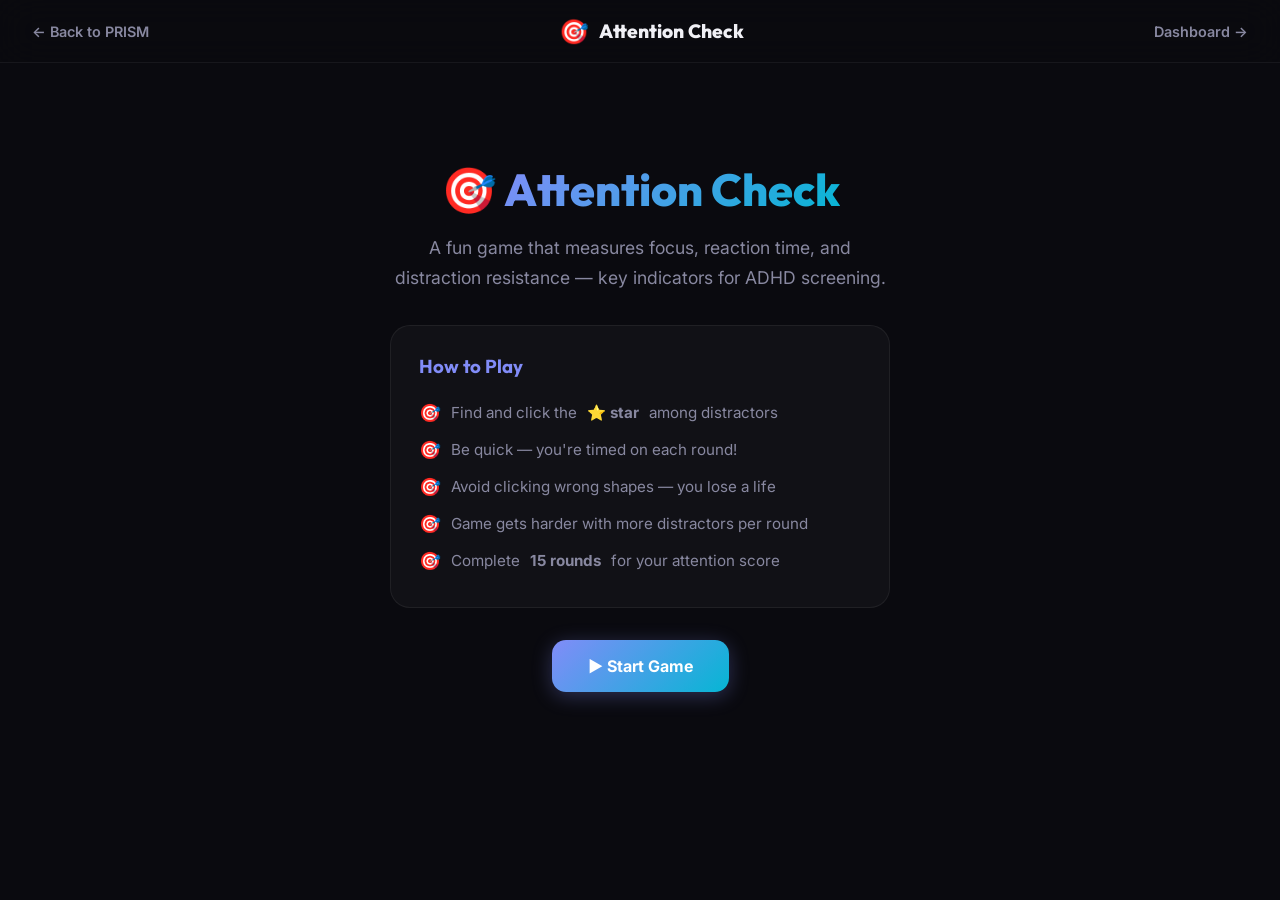
<file: attention.html>
<!DOCTYPE html>
<html lang="en">
<head>
    <meta charset="UTF-8">
    <meta name="viewport" content="width=device-width, initial-scale=1.0">
    <title>Attention Check — PRISM Game</title>
    <link rel="preconnect" href="https://fonts.googleapis.com">
    <link rel="preconnect" href="https://fonts.gstatic.com" crossorigin>
    <link href="https://fonts.googleapis.com/css2?family=Inter:wght@400;500;600;700;800&family=Outfit:wght@400;500;600;700;800;900&display=swap" rel="stylesheet">
    <style>
        *, *::before, *::after { margin: 0; padding: 0; box-sizing: border-box; }
        :root {
            --bg: #0a0a0f; --bg2: #111118; --card: rgba(255,255,255,0.03);
            --border: rgba(255,255,255,0.06); --text: #f0f0f5; --muted: #8888a0;
            --indigo: #818cf8; --cyan: #06b6d4; --pink: #f472b6; --green: #34d399;
            --amber: #fbbf24; --red: #ef4444;
            --gradient: linear-gradient(135deg, #818cf8, #06b6d4);
            --font-display: 'Outfit', sans-serif; --font-body: 'Inter', sans-serif;
        }
        body { font-family: var(--font-body); background: var(--bg); color: var(--text); min-height: 100vh; overflow-x: hidden; }

        /* Nav Bar */
        .game-nav { display: flex; align-items: center; justify-content: space-between; padding: 16px 32px; border-bottom: 1px solid var(--border); background: rgba(10,10,15,0.9); backdrop-filter: blur(20px); position: sticky; top: 0; z-index: 100; }
        .game-nav a { color: var(--muted); text-decoration: none; font-weight: 600; font-size: 0.9rem; display: flex; align-items: center; gap: 8px; transition: color 0.3s; }
        .game-nav a:hover { color: var(--text); }
        .game-nav .title { font-family: var(--font-display); font-size: 1.2rem; font-weight: 800; color: var(--text); display: flex; align-items: center; gap: 10px; }
        .game-nav .title span { font-size: 1.5rem; }

        /* Game Container */
        .game-wrapper { max-width: 900px; margin: 0 auto; padding: 40px 24px; }

        /* Intro Screen */
        .intro-screen { text-align: center; padding: 60px 20px; }
        .intro-screen h1 { font-family: var(--font-display); font-size: 2.8rem; font-weight: 800; margin-bottom: 16px; line-height: 1.2; }
        .intro-screen .gradient-text { background: var(--gradient); -webkit-background-clip: text; -webkit-text-fill-color: transparent; background-clip: text; }
        .intro-screen p { color: var(--muted); font-size: 1.1rem; max-width: 500px; margin: 0 auto 20px; line-height: 1.7; }
        .intro-screen .rules { background: var(--card); border: 1px solid var(--border); border-radius: 20px; padding: 28px; margin: 32px auto; max-width: 500px; text-align: left; }
        .intro-screen .rules h3 { font-family: var(--font-display); font-weight: 700; margin-bottom: 16px; color: var(--indigo); }
        .intro-screen .rules li { color: var(--muted); font-size: 0.95rem; padding: 8px 0; display: flex; align-items: center; gap: 10px; }
        .intro-screen .rules li::before { content: '🎯'; font-size: 1.1rem; }

        /* Buttons */
        .btn { display: inline-flex; align-items: center; gap: 8px; padding: 16px 36px; border-radius: 14px; font-weight: 700; font-size: 1rem; cursor: pointer; border: none; transition: all 0.3s ease; font-family: var(--font-body); }
        .btn-primary { background: var(--gradient); color: white; box-shadow: 0 4px 20px rgba(129,140,248,0.3); }
        .btn-primary:hover { transform: translateY(-3px); box-shadow: 0 8px 40px rgba(129,140,248,0.4); }
        .btn-secondary { background: var(--card); color: var(--text); border: 1px solid var(--border); }
        .btn-secondary:hover { border-color: var(--indigo); background: rgba(129,140,248,0.08); }

        /* Game HUD */
        .game-hud { display: flex; justify-content: space-between; align-items: center; padding: 16px 24px; background: var(--card); border: 1px solid var(--border); border-radius: 16px; margin-bottom: 24px; }
        .hud-item { text-align: center; }
        .hud-label { font-size: 0.75rem; color: var(--muted); font-weight: 600; text-transform: uppercase; letter-spacing: 0.05em; }
        .hud-value { font-family: var(--font-display); font-size: 1.6rem; font-weight: 800; }
        .hud-value.score { color: var(--green); }
        .hud-value.round { color: var(--cyan); }
        .hud-value.time { color: var(--amber); }
        .hud-value.lives { color: var(--pink); }

        /* Game Board */
        .game-board { position: relative; width: 100%; aspect-ratio: 16/10; background: var(--bg2); border: 1px solid var(--border); border-radius: 24px; overflow: hidden; cursor: crosshair; user-select: none; }
        .game-board .instruction { position: absolute; top: 20px; left: 50%; transform: translateX(-50%); padding: 8px 20px; background: rgba(129,140,248,0.15); border: 1px solid rgba(129,140,248,0.3); border-radius: 12px; font-size: 0.85rem; font-weight: 600; color: var(--indigo); z-index: 10; white-space: nowrap; }

        /* Targets */
        .target { position: absolute; border-radius: 50%; cursor: pointer; transition: transform 0.15s ease; display: flex; align-items: center; justify-content: center; font-size: 1.8rem; animation: targetPop 0.3s ease; }
        .target:hover { transform: scale(1.15); }
        .target.correct { background: rgba(52,211,153,0.15); border: 2px solid var(--green); box-shadow: 0 0 20px rgba(52,211,153,0.3); }
        .target.distractor { background: rgba(244,114,182,0.1); border: 2px solid rgba(244,114,182,0.3); }
        @keyframes targetPop { from { transform: scale(0); opacity: 0; } to { transform: scale(1); opacity: 1; } }

        .click-feedback { position: absolute; border-radius: 50%; pointer-events: none; animation: clickRipple 0.5s ease forwards; }
        @keyframes clickRipple { 0% { transform: scale(0); opacity: 0.8; } 100% { transform: scale(2); opacity: 0; } }

        /* Score Popup */
        .score-popup { position: absolute; font-family: var(--font-display); font-weight: 800; font-size: 1.4rem; pointer-events: none; animation: scoreFloat 0.8s ease forwards; z-index: 20; }
        @keyframes scoreFloat { 0% { opacity: 1; transform: translateY(0) scale(1); } 100% { opacity: 0; transform: translateY(-60px) scale(0.5); } }

        /* Results Screen */
        .results-screen { text-align: center; padding: 40px 20px; }
        .results-screen h2 { font-family: var(--font-display); font-size: 2.4rem; font-weight: 800; margin-bottom: 8px; }
        .results-screen .subtitle { color: var(--muted); font-size: 1rem; margin-bottom: 36px; }
        .results-grid { display: grid; grid-template-columns: repeat(auto-fit, minmax(180px, 1fr)); gap: 16px; margin-bottom: 36px; }
        .result-card { background: var(--card); border: 1px solid var(--border); border-radius: 16px; padding: 24px 16px; }
        .result-card .label { font-size: 0.8rem; color: var(--muted); font-weight: 600; text-transform: uppercase; letter-spacing: 0.04em; margin-bottom: 8px; }
        .result-card .value { font-family: var(--font-display); font-size: 2rem; font-weight: 800; }
        .result-card .value.good { color: var(--green); }
        .result-card .value.moderate { color: var(--amber); }
        .result-card .value.concern { color: var(--pink); }

        .risk-bar-container { max-width: 400px; margin: 0 auto 36px; }
        .risk-label { display: flex; justify-content: space-between; font-size: 0.85rem; color: var(--muted); margin-bottom: 8px; }
        .risk-bar { height: 12px; background: rgba(255,255,255,0.06); border-radius: 6px; overflow: hidden; }
        .risk-fill { height: 100%; border-radius: 6px; transition: width 1.5s ease; }

        .results-actions { display: flex; gap: 16px; justify-content: center; flex-wrap: wrap; }

        .hidden { display: none !important; }

        /* Countdown */
        .countdown { position: absolute; top: 50%; left: 50%; transform: translate(-50%, -50%); font-family: var(--font-display); font-size: 6rem; font-weight: 900; background: var(--gradient); -webkit-background-clip: text; -webkit-text-fill-color: transparent; background-clip: text; animation: countPulse 0.8s ease; z-index: 20; }
        @keyframes countPulse { 0% { transform: translate(-50%, -50%) scale(2); opacity: 0; } 50% { opacity: 1; } 100% { transform: translate(-50%, -50%) scale(1); opacity: 1; } }
    </style>
</head>
<body>
    <nav class="game-nav">
        <a href="../index.html">← Back to PRISM</a>
        <div class="title"><span>🎯</span> Attention Check</div>
        <a href="../dashboard.html">Dashboard →</a>
    </nav>

    <div class="game-wrapper">
        <!-- Intro Screen -->
        <div id="introScreen" class="intro-screen">
            <h1>🎯 <span class="gradient-text">Attention Check</span></h1>
            <p>A fun game that measures focus, reaction time, and distraction resistance — key indicators for ADHD screening.</p>
            <div class="rules">
                <h3>How to Play</h3>
                <ul>
                    <li>Find and click the <strong>⭐ star</strong> among distractors</li>
                    <li>Be quick — you're timed on each round!</li>
                    <li>Avoid clicking wrong shapes — you lose a life</li>
                    <li>Game gets harder with more distractors per round</li>
                    <li>Complete <strong>15 rounds</strong> for your attention score</li>
                </ul>
            </div>
            <button class="btn btn-primary" id="startBtn" onclick="startGame()">▶ Start Game</button>
        </div>

        <!-- Game Screen -->
        <div id="gameScreen" class="hidden">
            <div class="game-hud">
                <div class="hud-item"><div class="hud-label">Score</div><div class="hud-value score" id="scoreDisplay">0</div></div>
                <div class="hud-item"><div class="hud-label">Round</div><div class="hud-value round" id="roundDisplay">1/15</div></div>
                <div class="hud-item"><div class="hud-label">Time</div><div class="hud-value time" id="timeDisplay">0.0s</div></div>
                <div class="hud-item"><div class="hud-label">Lives</div><div class="hud-value lives" id="livesDisplay">❤️❤️❤️</div></div>
            </div>
            <div class="game-board" id="gameBoard">
                <div class="instruction" id="boardInstruction">Find the ⭐ Star!</div>
            </div>
        </div>

        <!-- Results Screen -->
        <div id="resultsScreen" class="results-screen hidden">
            <h2>🎯 Assessment Complete!</h2>
            <p class="subtitle">Here's your attention & focus analysis</p>
            <div class="results-grid">
                <div class="result-card">
                    <div class="label">Total Score</div>
                    <div class="value good" id="finalScore">0</div>
                </div>
                <div class="result-card">
                    <div class="label">Avg Reaction Time</div>
                    <div class="value" id="avgReaction">0ms</div>
                </div>
                <div class="result-card">
                    <div class="label">Accuracy</div>
                    <div class="value" id="accuracy">0%</div>
                </div>
                <div class="result-card">
                    <div class="label">Focus Consistency</div>
                    <div class="value" id="consistency">—</div>
                </div>
                <div class="result-card">
                    <div class="label">Distraction Hits</div>
                    <div class="value" id="distractionHits">0</div>
                </div>
                <div class="result-card">
                    <div class="label">Rounds Completed</div>
                    <div class="value" id="roundsCompleted">0</div>
                </div>
            </div>
            <div class="risk-bar-container">
                <div class="risk-label"><span>Low Risk</span><span>Attention Risk Score</span><span>High Risk</span></div>
                <div class="risk-bar"><div class="risk-fill" id="riskFill"></div></div>
            </div>
            <div class="results-actions">
                <button class="btn btn-primary" onclick="startGame()">🔄 Play Again</button>
                <button class="btn btn-secondary" onclick="saveAndContinue()">📊 Save & Continue</button>
                <a href="../games/emotion.html" class="btn btn-secondary">Next: Emotion Lab →</a>
            </div>
        </div>
    </div>

    <script>
        // Game State
        let gameState = {
            round: 0,
            totalRounds: 15,
            score: 0,
            lives: 3,
            reactionTimes: [],
            wrongClicks: 0,
            correctClicks: 0,
            roundStartTime: 0,
            timerInterval: null,
            isPlaying: false
        };

        const distractorEmojis = ['🔴', '🟡', '🟢', '🔵', '🟣', '🟠', '💜', '💙', '🩵', '🩷', '❤️‍🔥', '🧡'];
        const targetEmoji = '⭐';

        function startGame() {
            gameState = {
                round: 0, totalRounds: 15, score: 0, lives: 3,
                reactionTimes: [], wrongClicks: 0, correctClicks: 0,
                roundStartTime: 0, timerInterval: null, isPlaying: false
            };
            document.getElementById('introScreen').classList.add('hidden');
            document.getElementById('resultsScreen').classList.add('hidden');
            document.getElementById('gameScreen').classList.remove('hidden');
            updateHUD();
            countdown(3, () => nextRound());
        }

        function countdown(seconds, callback) {
            const board = document.getElementById('gameBoard');
            board.innerHTML = '<div class="instruction" id="boardInstruction">Get Ready!</div>';
            let count = seconds;
            const countEl = document.createElement('div');
            countEl.className = 'countdown';
            countEl.textContent = count;
            board.appendChild(countEl);

            const interval = setInterval(() => {
                count--;
                if (count > 0) {
                    countEl.textContent = count;
                    countEl.style.animation = 'none';
                    countEl.offsetHeight;
                    countEl.style.animation = 'countPulse 0.8s ease';
                } else {
                    countEl.textContent = 'GO!';
                    countEl.style.animation = 'none';
                    countEl.offsetHeight;
                    countEl.style.animation = 'countPulse 0.8s ease';
                    clearInterval(interval);
                    setTimeout(callback, 500);
                }
            }, 800);
        }

        function nextRound() {
            if (gameState.round >= gameState.totalRounds || gameState.lives <= 0) {
                endGame();
                return;
            }
            gameState.round++;
            gameState.isPlaying = true;
            updateHUD();
            spawnTargets();
            gameState.roundStartTime = performance.now();

            // Start timer display
            clearInterval(gameState.timerInterval);
            gameState.timerInterval = setInterval(() => {
                const elapsed = ((performance.now() - gameState.roundStartTime) / 1000).toFixed(1);
                document.getElementById('timeDisplay').textContent = elapsed + 's';
            }, 100);
        }

        function spawnTargets() {
            const board = document.getElementById('gameBoard');
            const boardRect = board.getBoundingClientRect();
            board.innerHTML = '<div class="instruction" id="boardInstruction">Find the ⭐ Star!</div>';

            // Number of distractors increases with round
            const numDistractors = Math.min(3 + gameState.round * 2, 25);
            const size = Math.max(50, 70 - gameState.round * 2);
            const positions = [];

            function getRandomPosition() {
                const margin = 20;
                let attempts = 0;
                while (attempts < 100) {
                    const x = margin + Math.random() * (boardRect.width - size - margin * 2);
                    const y = 50 + Math.random() * (boardRect.height - size - 70);
                    let overlap = false;
                    for (let pos of positions) {
                        if (Math.abs(x - pos.x) < size && Math.abs(y - pos.y) < size) {
                            overlap = true; break;
                        }
                    }
                    if (!overlap) { positions.push({ x, y }); return { x, y }; }
                    attempts++;
                }
                const x = margin + Math.random() * (boardRect.width - size - margin * 2);
                const y = 50 + Math.random() * (boardRect.height - size - 70);
                positions.push({ x, y });
                return { x, y };
            }

            // Place target
            const targetPos = getRandomPosition();
            const target = document.createElement('div');
            target.className = 'target correct';
            target.style.width = size + 'px';
            target.style.height = size + 'px';
            target.style.left = targetPos.x + 'px';
            target.style.top = targetPos.y + 'px';
            target.textContent = targetEmoji;
            target.onclick = () => handleCorrectClick(target);
            board.appendChild(target);

            // Place distractors
            for (let i = 0; i < numDistractors; i++) {
                const pos = getRandomPosition();
                const distractor = document.createElement('div');
                distractor.className = 'target distractor';
                distractor.style.width = size + 'px';
                distractor.style.height = size + 'px';
                distractor.style.left = pos.x + 'px';
                distractor.style.top = pos.y + 'px';
                distractor.textContent = distractorEmojis[Math.floor(Math.random() * distractorEmojis.length)];
                distractor.onclick = (e) => handleWrongClick(distractor, e);
                // Some distractors move to increase difficulty
                if (gameState.round > 5 && Math.random() > 0.6) {
                    distractor.style.animation = `targetDrift ${2 + Math.random() * 3}s ease-in-out infinite alternate`;
                }
                board.appendChild(distractor);
            }

            // Add CSS for moving distractors
            if (!document.getElementById('driftStyle')) {
                const style = document.createElement('style');
                style.id = 'driftStyle';
                style.textContent = `
                    @keyframes targetDrift {
                        0% { transform: translate(0, 0); }
                        100% { transform: translate(${Math.random() > 0.5 ? '' : '-'}${15 + Math.random() * 20}px, ${Math.random() > 0.5 ? '' : '-'}${10 + Math.random() * 15}px); }
                    }
                `;
                document.head.appendChild(style);
            }
        }

        function handleCorrectClick(element) {
            if (!gameState.isPlaying) return;
            gameState.isPlaying = false;
            clearInterval(gameState.timerInterval);

            const reactionTime = performance.now() - gameState.roundStartTime;
            gameState.reactionTimes.push(reactionTime);
            gameState.correctClicks++;

            // Score: faster = more points, base 100 per round
            const timeBonus = Math.max(0, Math.round(200 - reactionTime / 20));
            const roundScore = 100 + timeBonus;
            gameState.score += roundScore;

            // Visual feedback
            element.style.background = 'rgba(52,211,153,0.3)';
            element.style.transform = 'scale(1.3)';
            element.style.boxShadow = '0 0 40px rgba(52,211,153,0.6)';

            showScorePopup(element, `+${roundScore}`, '#34d399');
            updateHUD();

            setTimeout(() => nextRound(), 800);
        }

        function handleWrongClick(element, event) {
            if (!gameState.isPlaying) return;
            gameState.wrongClicks++;
            gameState.lives--;

            element.style.background = 'rgba(239,68,68,0.3)';
            element.style.border = '2px solid #ef4444';
            element.style.transform = 'scale(0.8)';

            showScorePopup(element, '-1 ❤️', '#ef4444');

            // Show click feedback
            const board = document.getElementById('gameBoard');
            const rect = board.getBoundingClientRect();
            const ripple = document.createElement('div');
            ripple.className = 'click-feedback';
            ripple.style.left = (event.clientX - rect.left - 15) + 'px';
            ripple.style.top = (event.clientY - rect.top - 15) + 'px';
            ripple.style.width = '30px';
            ripple.style.height = '30px';
            ripple.style.background = 'rgba(239,68,68,0.4)';
            board.appendChild(ripple);
            setTimeout(() => ripple.remove(), 500);

            updateHUD();

            if (gameState.lives <= 0) {
                gameState.isPlaying = false;
                clearInterval(gameState.timerInterval);
                setTimeout(() => endGame(), 500);
            }
        }

        function showScorePopup(element, text, color) {
            const popup = document.createElement('div');
            popup.className = 'score-popup';
            popup.textContent = text;
            popup.style.color = color;
            popup.style.left = element.style.left;
            popup.style.top = (parseInt(element.style.top) - 20) + 'px';
            document.getElementById('gameBoard').appendChild(popup);
            setTimeout(() => popup.remove(), 800);
        }

        function updateHUD() {
            document.getElementById('scoreDisplay').textContent = gameState.score;
            document.getElementById('roundDisplay').textContent = `${gameState.round}/${gameState.totalRounds}`;
            document.getElementById('livesDisplay').textContent = '❤️'.repeat(gameState.lives) + '🖤'.repeat(3 - gameState.lives);
        }

        function endGame() {
            clearInterval(gameState.timerInterval);
            document.getElementById('gameScreen').classList.add('hidden');
            document.getElementById('resultsScreen').classList.remove('hidden');

            const avgReaction = gameState.reactionTimes.length > 0
                ? gameState.reactionTimes.reduce((a, b) => a + b, 0) / gameState.reactionTimes.length
                : 0;

            const accuracy = gameState.correctClicks + gameState.wrongClicks > 0
                ? Math.round((gameState.correctClicks / (gameState.correctClicks + gameState.wrongClicks)) * 100)
                : 0;

            // Calculate consistency (standard deviation of reaction times)
            let consistency = 'N/A';
            if (gameState.reactionTimes.length > 2) {
                const mean = avgReaction;
                const variance = gameState.reactionTimes.reduce((sum, t) => sum + Math.pow(t - mean, 2), 0) / gameState.reactionTimes.length;
                const stdDev = Math.sqrt(variance);
                const cv = (stdDev / mean) * 100;
                if (cv < 25) consistency = 'Stable';
                else if (cv < 45) consistency = 'Moderate';
                else consistency = 'Variable';
            }

            // Risk score (0-100, higher = more risk)
            let riskScore = 0;
            riskScore += Math.min(30, Math.max(0, (avgReaction - 800) / 40));       // Slow reactions
            riskScore += Math.min(25, gameState.wrongClicks * 8);                     // Wrong clicks
            riskScore += Math.min(25, Math.max(0, (gameState.totalRounds - gameState.round) * 5)); // Incomplete
            riskScore += consistency === 'Variable' ? 20 : consistency === 'Moderate' ? 10 : 0;
            riskScore = Math.min(100, Math.max(0, Math.round(riskScore)));

            // Update display
            document.getElementById('finalScore').textContent = gameState.score;
            document.getElementById('avgReaction').textContent = Math.round(avgReaction) + 'ms';
            document.getElementById('accuracy').textContent = accuracy + '%';
            document.getElementById('consistency').textContent = consistency;
            document.getElementById('distractionHits').textContent = gameState.wrongClicks;
            document.getElementById('roundsCompleted').textContent = gameState.round;

            // Color code results
            const avgEl = document.getElementById('avgReaction');
            avgEl.className = 'value ' + (avgReaction < 1200 ? 'good' : avgReaction < 2500 ? 'moderate' : 'concern');

            const accEl = document.getElementById('accuracy');
            accEl.className = 'value ' + (accuracy >= 80 ? 'good' : accuracy >= 60 ? 'moderate' : 'concern');

            const conEl = document.getElementById('consistency');
            conEl.className = 'value ' + (consistency === 'Stable' ? 'good' : consistency === 'Moderate' ? 'moderate' : 'concern');

            const distEl = document.getElementById('distractionHits');
            distEl.className = 'value ' + (gameState.wrongClicks <= 1 ? 'good' : gameState.wrongClicks <= 3 ? 'moderate' : 'concern');

            // Risk bar
            const riskFill = document.getElementById('riskFill');
            const riskColor = riskScore < 30 ? '#34d399' : riskScore < 60 ? '#fbbf24' : '#ef4444';
            riskFill.style.background = riskColor;
            setTimeout(() => { riskFill.style.width = riskScore + '%'; }, 100);

            // Save results to localStorage
            const results = {
                game: 'attention',
                score: gameState.score,
                avgReaction: Math.round(avgReaction),
                accuracy,
                consistency,
                wrongClicks: gameState.wrongClicks,
                roundsCompleted: gameState.round,
                riskScore,
                timestamp: Date.now()
            };
            localStorage.setItem('prism_attention_results', JSON.stringify(results));
        }

        function saveAndContinue() {
            alert('Results saved! Check the Dashboard to see your full report.');
            window.location.href = '../dashboard.html';
        }
    </script>
</body>
</html>
</file>
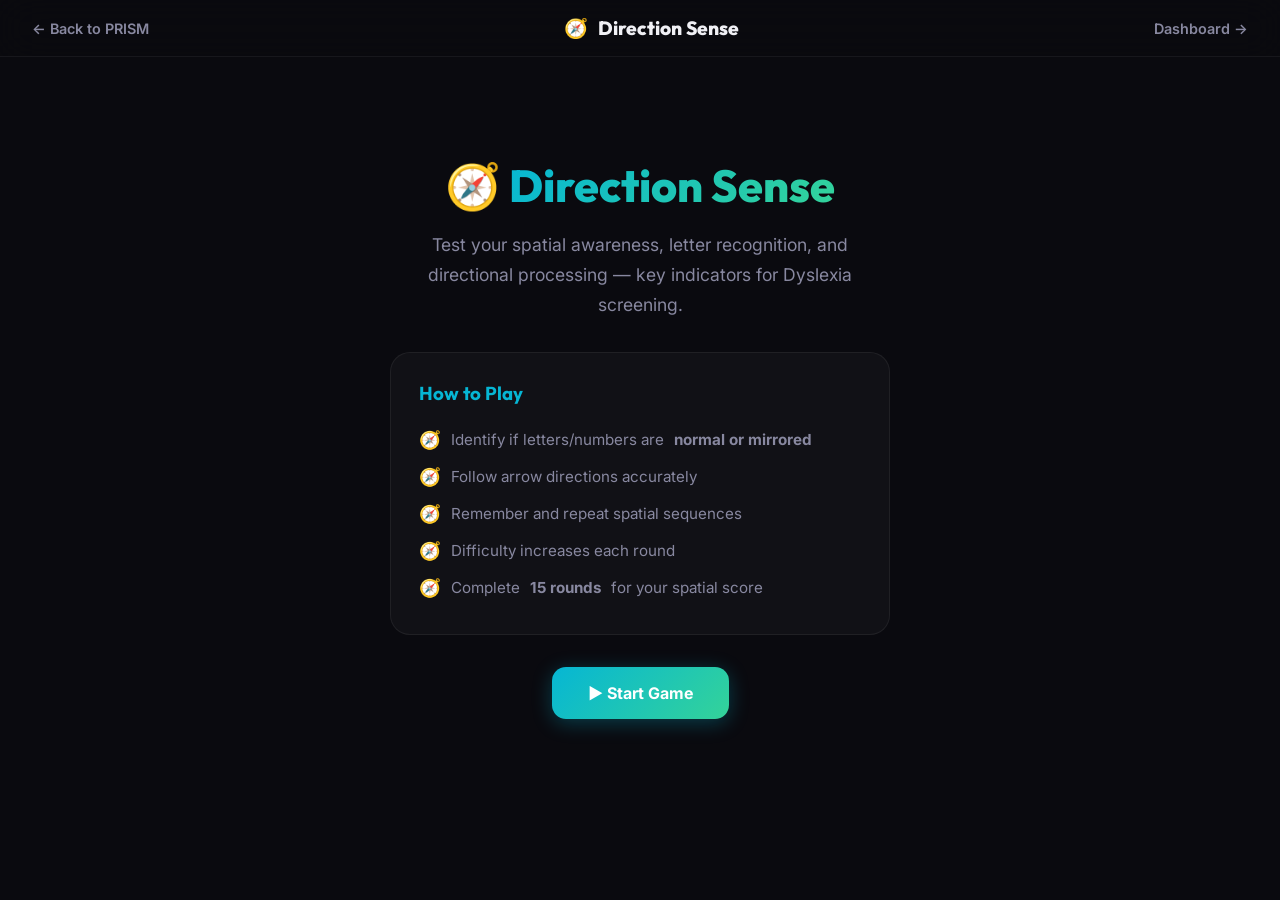
<file: direction.html>
<!DOCTYPE html>
<html lang="en">
<head>
    <meta charset="UTF-8">
    <meta name="viewport" content="width=device-width, initial-scale=1.0">
    <title>Direction Sense — PRISM Game</title>
    <link rel="preconnect" href="https://fonts.googleapis.com">
    <link rel="preconnect" href="https://fonts.gstatic.com" crossorigin>
    <link href="https://fonts.googleapis.com/css2?family=Inter:wght@400;500;600;700;800&family=Outfit:wght@400;500;600;700;800;900&display=swap" rel="stylesheet">
    <style>
        *, *::before, *::after { margin: 0; padding: 0; box-sizing: border-box; }
        :root {
            --bg: #0a0a0f; --bg2: #111118; --card: rgba(255,255,255,0.03);
            --border: rgba(255,255,255,0.06); --text: #f0f0f5; --muted: #8888a0;
            --indigo: #818cf8; --cyan: #06b6d4; --pink: #f472b6; --green: #34d399;
            --amber: #fbbf24; --red: #ef4444; --purple: #a78bfa;
            --gradient: linear-gradient(135deg, #06b6d4, #34d399);
            --font-display: 'Outfit', sans-serif; --font-body: 'Inter', sans-serif;
        }
        body { font-family: var(--font-body); background: var(--bg); color: var(--text); min-height: 100vh; }

        .game-nav { display: flex; align-items: center; justify-content: space-between; padding: 16px 32px; border-bottom: 1px solid var(--border); background: rgba(10,10,15,0.9); backdrop-filter: blur(20px); position: sticky; top: 0; z-index: 100; }
        .game-nav a { color: var(--muted); text-decoration: none; font-weight: 600; font-size: 0.9rem; transition: color 0.3s; }
        .game-nav a:hover { color: var(--text); }
        .game-nav .title { font-family: var(--font-display); font-size: 1.2rem; font-weight: 800; display: flex; align-items: center; gap: 10px; }

        .game-wrapper { max-width: 800px; margin: 0 auto; padding: 40px 24px; }

        .intro-screen { text-align: center; padding: 60px 20px; }
        .intro-screen h1 { font-family: var(--font-display); font-size: 2.8rem; font-weight: 800; margin-bottom: 16px; }
        .gradient-text { background: var(--gradient); -webkit-background-clip: text; -webkit-text-fill-color: transparent; background-clip: text; }
        .intro-screen p { color: var(--muted); font-size: 1.1rem; max-width: 500px; margin: 0 auto 20px; line-height: 1.7; }
        .rules { background: var(--card); border: 1px solid var(--border); border-radius: 20px; padding: 28px; margin: 32px auto; max-width: 500px; text-align: left; }
        .rules h3 { font-family: var(--font-display); font-weight: 700; margin-bottom: 16px; color: var(--cyan); }
        .rules li { color: var(--muted); font-size: 0.95rem; padding: 8px 0; display: flex; align-items: center; gap: 10px; }
        .rules li::before { content: '🧭'; font-size: 1.1rem; }

        .btn { display: inline-flex; align-items: center; gap: 8px; padding: 16px 36px; border-radius: 14px; font-weight: 700; font-size: 1rem; cursor: pointer; border: none; transition: all 0.3s ease; font-family: var(--font-body); text-decoration: none; }
        .btn-primary { background: var(--gradient); color: white; box-shadow: 0 4px 20px rgba(6,182,212,0.3); }
        .btn-primary:hover { transform: translateY(-3px); box-shadow: 0 8px 40px rgba(6,182,212,0.4); }
        .btn-secondary { background: var(--card); color: var(--text); border: 1px solid var(--border); }
        .btn-secondary:hover { border-color: var(--cyan); }

        .game-hud { display: flex; justify-content: space-between; padding: 16px 24px; background: var(--card); border: 1px solid var(--border); border-radius: 16px; margin-bottom: 24px; }
        .hud-item { text-align: center; }
        .hud-label { font-size: 0.75rem; color: var(--muted); font-weight: 600; text-transform: uppercase; letter-spacing: 0.05em; }
        .hud-value { font-family: var(--font-display); font-size: 1.6rem; font-weight: 800; }

        /* Game Area */
        .game-area { text-align: center; padding: 20px; }
        .challenge-label { font-size: 0.82rem; color: var(--cyan); font-weight: 700; text-transform: uppercase; letter-spacing: 0.06em; margin-bottom: 16px; }
        .challenge-display { margin: 20px auto; }

        /* Letter Mirror Test */
        .letter-display { font-family: var(--font-display); font-size: 10rem; font-weight: 900; line-height: 1; margin: 20px 0; animation: letterPop 0.4s ease; }
        @keyframes letterPop { from { transform: scale(0) rotate(-10deg); opacity: 0; } to { transform: scale(1) rotate(0); opacity: 1; } }
        .letter-mirrored { display: inline-block; transform: scaleX(-1); }
        .letter-rotated { display: inline-block; transform: rotate(180deg); }

        .direction-btns { display: grid; grid-template-columns: repeat(2, 1fr); gap: 16px; max-width: 400px; margin: 0 auto; }
        .dir-btn { padding: 18px; background: var(--card); border: 2px solid var(--border); border-radius: 16px; cursor: pointer; transition: all 0.3s; font-family: var(--font-body); font-size: 1rem; font-weight: 600; color: var(--text); }
        .dir-btn:hover { border-color: var(--cyan); background: rgba(6,182,212,0.06); transform: translateY(-2px); }
        .dir-btn.correct { border-color: var(--green); background: rgba(52,211,153,0.12); color: var(--green); }
        .dir-btn.wrong { border-color: var(--red); background: rgba(239,68,68,0.12); color: var(--red); }
        .dir-btn.disabled { pointer-events: none; opacity: 0.5; }

        /* Arrow Direction Test */
        .arrow-display { font-size: 8rem; margin: 20px 0; animation: letterPop 0.4s ease; line-height: 1; }

        /* Sequence Memory Test */
        .sequence-grid { display: grid; grid-template-columns: repeat(3, 80px); gap: 12px; justify-content: center; margin: 20px auto; }
        .seq-cell { width: 80px; height: 80px; background: var(--card); border: 2px solid var(--border); border-radius: 16px; display: flex; align-items: center; justify-content: center; font-size: 1.5rem; cursor: pointer; transition: all 0.3s; }
        .seq-cell.highlight { background: rgba(6,182,212,0.2); border-color: var(--cyan); transform: scale(1.1); }
        .seq-cell:hover { border-color: var(--cyan); }
        .seq-cell.correct-seq { background: rgba(52,211,153,0.2); border-color: var(--green); }
        .seq-cell.wrong-seq { background: rgba(239,68,68,0.2); border-color: var(--red); }

        .question-text { font-family: var(--font-display); font-size: 1.3rem; font-weight: 700; margin: 16px 0 24px; }

        .feedback-msg { text-align: center; margin-top: 20px; font-family: var(--font-display); font-size: 1.2rem; font-weight: 700; animation: feedbackPop 0.4s ease; }
        @keyframes feedbackPop { from { transform: scale(0.5); opacity: 0; } to { transform: scale(1); opacity: 1; } }

        .timer-bar { height: 6px; background: rgba(255,255,255,0.06); border-radius: 3px; margin-top: 24px; overflow: hidden; }
        .timer-fill { height: 100%; background: var(--gradient); border-radius: 3px; transition: width 0.1s linear; }

        /* Results */
        .results-screen { text-align: center; padding: 40px 20px; }
        .results-screen h2 { font-family: var(--font-display); font-size: 2.4rem; font-weight: 800; margin-bottom: 8px; }
        .results-screen .subtitle { color: var(--muted); font-size: 1rem; margin-bottom: 36px; }
        .results-grid { display: grid; grid-template-columns: repeat(auto-fit, minmax(160px, 1fr)); gap: 16px; margin-bottom: 36px; }
        .result-card { background: var(--card); border: 1px solid var(--border); border-radius: 16px; padding: 24px 16px; }
        .result-card .label { font-size: 0.8rem; color: var(--muted); font-weight: 600; text-transform: uppercase; letter-spacing: 0.04em; margin-bottom: 8px; }
        .result-card .value { font-family: var(--font-display); font-size: 2rem; font-weight: 800; }
        .result-card .value.good { color: var(--green); }
        .result-card .value.moderate { color: var(--amber); }
        .result-card .value.concern { color: var(--pink); }

        .risk-bar-container { max-width: 400px; margin: 0 auto 36px; }
        .risk-label { display: flex; justify-content: space-between; font-size: 0.85rem; color: var(--muted); margin-bottom: 8px; }
        .risk-bar { height: 12px; background: rgba(255,255,255,0.06); border-radius: 6px; overflow: hidden; }
        .risk-fill { height: 100%; border-radius: 6px; transition: width 1.5s ease; }

        .results-actions { display: flex; gap: 16px; justify-content: center; flex-wrap: wrap; }
        .hidden { display: none !important; }
    </style>
</head>
<body>
    <nav class="game-nav">
        <a href="../index.html">← Back to PRISM</a>
        <div class="title"><span>🧭</span> Direction Sense</div>
        <a href="../dashboard.html">Dashboard →</a>
    </nav>

    <div class="game-wrapper">
        <div id="introScreen" class="intro-screen">
            <h1>🧭 <span class="gradient-text">Direction Sense</span></h1>
            <p>Test your spatial awareness, letter recognition, and directional processing — key indicators for Dyslexia screening.</p>
            <div class="rules">
                <h3>How to Play</h3>
                <ul>
                    <li>Identify if letters/numbers are <strong>normal or mirrored</strong></li>
                    <li>Follow arrow directions accurately</li>
                    <li>Remember and repeat spatial sequences</li>
                    <li>Difficulty increases each round</li>
                    <li>Complete <strong>15 rounds</strong> for your spatial score</li>
                </ul>
            </div>
            <button class="btn btn-primary" onclick="startGame()">▶ Start Game</button>
        </div>

        <div id="gameScreen" class="hidden">
            <div class="game-hud">
                <div class="hud-item"><div class="hud-label">Score</div><div class="hud-value" style="color: var(--green)" id="scoreDisplay">0</div></div>
                <div class="hud-item"><div class="hud-label">Round</div><div class="hud-value" style="color: var(--cyan)" id="roundDisplay">1/15</div></div>
                <div class="hud-item"><div class="hud-label">Time</div><div class="hud-value" style="color: var(--amber)" id="timeDisplay">0.0s</div></div>
                <div class="hud-item"><div class="hud-label">Correct</div><div class="hud-value" style="color: var(--pink)" id="correctDisplay">0</div></div>
            </div>
            <div id="questionArea" class="game-area"></div>
            <div class="timer-bar"><div class="timer-fill" id="timerFill" style="width: 100%"></div></div>
        </div>

        <div id="resultsScreen" class="results-screen hidden">
            <h2>🧭 Assessment Complete!</h2>
            <p class="subtitle">Here's your spatial awareness & directional processing analysis</p>
            <div class="results-grid">
                <div class="result-card"><div class="label">Total Score</div><div class="value good" id="finalScore">0</div></div>
                <div class="result-card"><div class="label">Accuracy</div><div class="value" id="finalAccuracy">0%</div></div>
                <div class="result-card"><div class="label">Avg Response</div><div class="value" id="finalAvgTime">0ms</div></div>
                <div class="result-card"><div class="label">Mirror Errors</div><div class="value" id="mirrorErrors">0</div></div>
                <div class="result-card"><div class="label">Direction Errors</div><div class="value" id="dirErrors">0</div></div>
                <div class="result-card"><div class="label">Sequence Memory</div><div class="value" id="seqScore">—</div></div>
            </div>
            <div class="risk-bar-container">
                <div class="risk-label"><span>Low Risk</span><span>Dyslexia Risk Indicators</span><span>High Risk</span></div>
                <div class="risk-bar"><div class="risk-fill" id="riskFill"></div></div>
            </div>
            <div class="results-actions">
                <button class="btn btn-primary" onclick="startGame()">🔄 Play Again</button>
                <button class="btn btn-secondary" onclick="saveAndContinue()">📊 View Dashboard</button>
                <a href="../dashboard.html" class="btn btn-secondary">📊 Full Report →</a>
            </div>
        </div>
    </div>

    <script>
        const mirrorLetters = ['b', 'd', 'p', 'q', 'R', 'J', 'S', 'Z', 'N', 'E'];
        const arrows = ['⬆️', '⬇️', '⬅️', '➡️', '↗️', '↙️', '↘️', '↖️'];
        const arrowNames = { '⬆️': 'Up', '⬇️': 'Down', '⬅️': 'Left', '➡️': 'Right', '↗️': 'Up-Right', '↙️': 'Down-Left', '↘️': 'Down-Right', '↖️': 'Up-Left' };

        let gameState = {
            round: 0, totalRounds: 15, score: 0, correct: 0, wrong: 0,
            reactionTimes: [], roundStartTime: 0, timerInterval: null,
            mirrorErrors: 0, directionErrors: 0, sequenceCorrect: 0, sequenceTotal: 0,
            timePerRound: 12000
        };

        function startGame() {
            gameState = {
                round: 0, totalRounds: 15, score: 0, correct: 0, wrong: 0,
                reactionTimes: [], roundStartTime: 0, timerInterval: null,
                mirrorErrors: 0, directionErrors: 0, sequenceCorrect: 0, sequenceTotal: 0,
                timePerRound: 12000
            };
            document.getElementById('introScreen').classList.add('hidden');
            document.getElementById('resultsScreen').classList.add('hidden');
            document.getElementById('gameScreen').classList.remove('hidden');
            updateHUD();
            nextRound();
        }

        function nextRound() {
            if (gameState.round >= gameState.totalRounds) { endGame(); return; }
            gameState.round++;
            gameState.roundStartTime = performance.now();
            updateHUD();

            // Alternate challenge types
            const challengeType = gameState.round % 3;
            if (challengeType === 1) mirrorChallenge();
            else if (challengeType === 2) arrowChallenge();
            else sequenceChallenge();

            startTimer();
        }

        function mirrorChallenge() {
            const letter = mirrorLetters[Math.floor(Math.random() * mirrorLetters.length)];
            const isMirrored = Math.random() > 0.5;

            const area = document.getElementById('questionArea');
            area.innerHTML = `
                <div class="challenge-label">Mirror Detection</div>
                <div class="challenge-display">
                    <div class="letter-display ${isMirrored ? 'letter-mirrored' : ''}">${letter}</div>
                </div>
                <div class="question-text">Is this letter normal or mirrored?</div>
                <div class="direction-btns" id="optionBtns">
                    <button class="dir-btn" onclick="answerMirror(this, 'normal', ${isMirrored})">✅ Normal</button>
                    <button class="dir-btn" onclick="answerMirror(this, 'mirrored', ${isMirrored})">🔄 Mirrored</button>
                </div>
                <div id="feedbackArea"></div>
            `;
        }

        function answerMirror(btn, answer, isMirrored) {
            clearInterval(gameState.timerInterval);
            const reactionTime = performance.now() - gameState.roundStartTime;
            gameState.reactionTimes.push(reactionTime);

            const isCorrect = (answer === 'mirrored') === isMirrored;
            const allBtns = document.querySelectorAll('.dir-btn');
            allBtns.forEach(b => b.classList.add('disabled'));

            if (isCorrect) {
                btn.classList.add('correct');
                gameState.correct++;
                const timeBonus = Math.max(0, Math.round(100 - reactionTime / 120));
                gameState.score += 100 + timeBonus;
                document.getElementById('feedbackArea').innerHTML = `<div class="feedback-msg" style="color: var(--green)">✅ Correct! +${100 + timeBonus}</div>`;
            } else {
                btn.classList.add('wrong');
                gameState.wrong++;
                gameState.mirrorErrors++;
                document.getElementById('feedbackArea').innerHTML = `<div class="feedback-msg" style="color: var(--red)">❌ Wrong! It was ${isMirrored ? 'mirrored' : 'normal'}</div>`;
            }

            updateHUD();
            setTimeout(() => nextRound(), 1200);
        }

        function arrowChallenge() {
            // Show multiple arrows, ask which direction MOST arrows point
            const numArrows = Math.min(3 + Math.floor(gameState.round / 3), 7);
            const mainDir = arrows[Math.floor(Math.random() * 4)]; // Only cardinal directions
            const arrowList = [];

            // Majority arrows
            const majority = Math.ceil(numArrows * 0.6);
            for (let i = 0; i < majority; i++) arrowList.push(mainDir);

            // Distractors
            for (let i = majority; i < numArrows; i++) {
                let distractor;
                do { distractor = arrows[Math.floor(Math.random() * 4)]; } while (distractor === mainDir);
                arrowList.push(distractor);
            }

            // Shuffle
            arrowList.sort(() => Math.random() - 0.5);

            const area = document.getElementById('questionArea');
            area.innerHTML = `
                <div class="challenge-label">Direction Detection</div>
                <div class="challenge-display">
                    <div class="arrow-display">${arrowList.join(' ')}</div>
                </div>
                <div class="question-text">Which direction do MOST arrows point?</div>
                <div class="direction-btns" id="optionBtns">
                    <button class="dir-btn" onclick="answerArrow(this, '⬆️', '${mainDir}')">⬆️ Up</button>
                    <button class="dir-btn" onclick="answerArrow(this, '➡️', '${mainDir}')">➡️ Right</button>
                    <button class="dir-btn" onclick="answerArrow(this, '⬇️', '${mainDir}')">⬇️ Down</button>
                    <button class="dir-btn" onclick="answerArrow(this, '⬅️', '${mainDir}')">⬅️ Left</button>
                </div>
                <div id="feedbackArea"></div>
            `;
        }

        function answerArrow(btn, selected, correct) {
            clearInterval(gameState.timerInterval);
            const reactionTime = performance.now() - gameState.roundStartTime;
            gameState.reactionTimes.push(reactionTime);

            const isCorrect = selected === correct;
            const allBtns = document.querySelectorAll('.dir-btn');
            allBtns.forEach(b => b.classList.add('disabled'));

            if (isCorrect) {
                btn.classList.add('correct');
                gameState.correct++;
                const timeBonus = Math.max(0, Math.round(100 - reactionTime / 100));
                gameState.score += 100 + timeBonus;
                document.getElementById('feedbackArea').innerHTML = `<div class="feedback-msg" style="color: var(--green)">✅ Correct! +${100 + timeBonus}</div>`;
            } else {
                btn.classList.add('wrong');
                gameState.wrong++;
                gameState.directionErrors++;
                allBtns.forEach(b => {
                    if (b.textContent.includes(correct)) b.classList.add('correct');
                });
                document.getElementById('feedbackArea').innerHTML = `<div class="feedback-msg" style="color: var(--red)">❌ The majority pointed ${arrowNames[correct]}</div>`;
            }

            updateHUD();
            setTimeout(() => nextRound(), 1200);
        }

        function sequenceChallenge() {
            gameState.sequenceTotal++;
            const seqLength = Math.min(3 + Math.floor(gameState.round / 4), 6);
            const sequence = [];
            for (let i = 0; i < seqLength; i++) {
                let next;
                do { next = Math.floor(Math.random() * 9); } while (sequence.length > 0 && sequence[sequence.length - 1] === next);
                sequence.push(next);
            }

            const emojis = ['🔴', '🔵', '🟢', '🟡', '🟣', '🟠', '⚪', '🩷', '🩵'];
            const area = document.getElementById('questionArea');

            area.innerHTML = `
                <div class="challenge-label">Spatial Sequence Memory</div>
                <div class="question-text">Watch the pattern, then repeat it!</div>
                <div class="sequence-grid" id="seqGrid">
                    ${emojis.map((e, i) => `<div class="seq-cell" data-index="${i}">${e}</div>`).join('')}
                </div>
                <div id="feedbackArea"><div class="feedback-msg" style="color: var(--cyan)">👀 Watch carefully...</div></div>
            `;

            // Play sequence
            let seqIndex = 0;
            const cells = document.querySelectorAll('.seq-cell');
            cells.forEach(c => c.style.pointerEvents = 'none');

            const playInterval = setInterval(() => {
                cells.forEach(c => c.classList.remove('highlight'));
                if (seqIndex < sequence.length) {
                    cells[sequence[seqIndex]].classList.add('highlight');
                    seqIndex++;
                } else {
                    clearInterval(playInterval);
                    // Now let user repeat
                    document.getElementById('feedbackArea').innerHTML = `<div class="feedback-msg" style="color: var(--amber)">🎮 Your turn! Repeat the pattern</div>`;
                    cells.forEach(c => c.style.pointerEvents = 'auto');

                    let userSeq = [];
                    let seqDone = false;
                    cells.forEach(cell => {
                        cell.onclick = () => {
                            if (seqDone) return;
                            const idx = parseInt(cell.dataset.index);
                            userSeq.push(idx);

                            const currentPos = userSeq.length - 1;
                            if (userSeq[currentPos] === sequence[currentPos]) {
                                cell.classList.add('correct-seq');
                                setTimeout(() => cell.classList.remove('correct-seq'), 300);

                                if (userSeq.length === sequence.length) {
                                    seqDone = true;
                                    clearInterval(gameState.timerInterval);
                                    const reactionTime = performance.now() - gameState.roundStartTime;
                                    gameState.reactionTimes.push(reactionTime);
                                    gameState.correct++;
                                    gameState.sequenceCorrect++;
                                    const timeBonus = Math.max(0, Math.round(50 - reactionTime / 200));
                                    gameState.score += 150 + timeBonus;
                                    document.getElementById('feedbackArea').innerHTML = `<div class="feedback-msg" style="color: var(--green)">✅ Perfect sequence! +${150 + timeBonus}</div>`;
                                    updateHUD();
                                    setTimeout(() => nextRound(), 1200);
                                }
                            } else {
                                seqDone = true;
                                clearInterval(gameState.timerInterval);
                                const reactionTime = performance.now() - gameState.roundStartTime;
                                gameState.reactionTimes.push(reactionTime);
                                cell.classList.add('wrong-seq');
                                gameState.wrong++;
                                document.getElementById('feedbackArea').innerHTML = `<div class="feedback-msg" style="color: var(--red)">❌ Wrong sequence! Got ${userSeq.length - 1}/${sequence.length}</div>`;
                                updateHUD();
                                setTimeout(() => nextRound(), 1500);
                            }
                        };
                    });
                }
            }, 700);
        }

        function startTimer() {
            const fill = document.getElementById('timerFill');
            fill.style.width = '100%';
            let remaining = gameState.timePerRound;
            clearInterval(gameState.timerInterval);

            gameState.timerInterval = setInterval(() => {
                remaining -= 100;
                fill.style.width = (remaining / gameState.timePerRound * 100) + '%';
                fill.style.background = remaining <= 3000 ? 'linear-gradient(135deg, #ef4444, #fbbf24)' : 'var(--gradient)';
                document.getElementById('timeDisplay').textContent = (remaining / 1000).toFixed(1) + 's';

                if (remaining <= 0) {
                    clearInterval(gameState.timerInterval);
                    gameState.wrong++;
                    gameState.reactionTimes.push(gameState.timePerRound);
                    document.getElementById('feedbackArea').innerHTML = `<div class="feedback-msg" style="color: var(--amber)">⏰ Time's up!</div>`;
                    document.querySelectorAll('.dir-btn, .seq-cell').forEach(b => { b.classList.add('disabled'); b.style.pointerEvents = 'none'; });
                    updateHUD();
                    setTimeout(() => nextRound(), 1200);
                }
            }, 100);
        }

        function updateHUD() {
            document.getElementById('scoreDisplay').textContent = gameState.score;
            document.getElementById('roundDisplay').textContent = `${gameState.round}/${gameState.totalRounds}`;
            document.getElementById('correctDisplay').textContent = gameState.correct;
        }

        function endGame() {
            clearInterval(gameState.timerInterval);
            document.getElementById('gameScreen').classList.add('hidden');
            document.getElementById('resultsScreen').classList.remove('hidden');

            const accuracy = gameState.correct + gameState.wrong > 0
                ? Math.round((gameState.correct / (gameState.correct + gameState.wrong)) * 100) : 0;

            const avgTime = gameState.reactionTimes.length > 0
                ? Math.round(gameState.reactionTimes.reduce((a, b) => a + b, 0) / gameState.reactionTimes.length) : 0;

            const seqAccuracy = gameState.sequenceTotal > 0
                ? Math.round((gameState.sequenceCorrect / gameState.sequenceTotal) * 100) + '%' : 'N/A';

            // Risk score
            let riskScore = 0;
            riskScore += gameState.mirrorErrors * 10;
            riskScore += gameState.directionErrors * 8;
            riskScore += Math.max(0, (100 - accuracy) * 0.4);
            riskScore += Math.max(0, (avgTime - 3000) / 200);
            riskScore = Math.min(100, Math.max(0, Math.round(riskScore)));

            document.getElementById('finalScore').textContent = gameState.score;
            document.getElementById('finalAccuracy').textContent = accuracy + '%';
            document.getElementById('finalAccuracy').className = 'value ' + (accuracy >= 75 ? 'good' : accuracy >= 50 ? 'moderate' : 'concern');
            document.getElementById('finalAvgTime').textContent = (avgTime / 1000).toFixed(1) + 's';
            document.getElementById('mirrorErrors').textContent = gameState.mirrorErrors;
            document.getElementById('mirrorErrors').className = 'value ' + (gameState.mirrorErrors <= 1 ? 'good' : gameState.mirrorErrors <= 3 ? 'moderate' : 'concern');
            document.getElementById('dirErrors').textContent = gameState.directionErrors;
            document.getElementById('dirErrors').className = 'value ' + (gameState.directionErrors <= 1 ? 'good' : gameState.directionErrors <= 3 ? 'moderate' : 'concern');
            document.getElementById('seqScore').textContent = seqAccuracy;

            const riskFill = document.getElementById('riskFill');
            riskFill.style.background = riskScore < 30 ? '#34d399' : riskScore < 60 ? '#fbbf24' : '#ef4444';
            setTimeout(() => { riskFill.style.width = riskScore + '%'; }, 100);

            localStorage.setItem('prism_direction_results', JSON.stringify({
                game: 'direction', score: gameState.score, accuracy, avgTime,
                mirrorErrors: gameState.mirrorErrors, directionErrors: gameState.directionErrors,
                seqAccuracy, riskScore, timestamp: Date.now()
            }));
        }

        function saveAndContinue() {
            alert('Results saved! Check the Dashboard to see your full report.');
            window.location.href = '../dashboard.html';
        }
    </script>
</body>
</html>
</file>
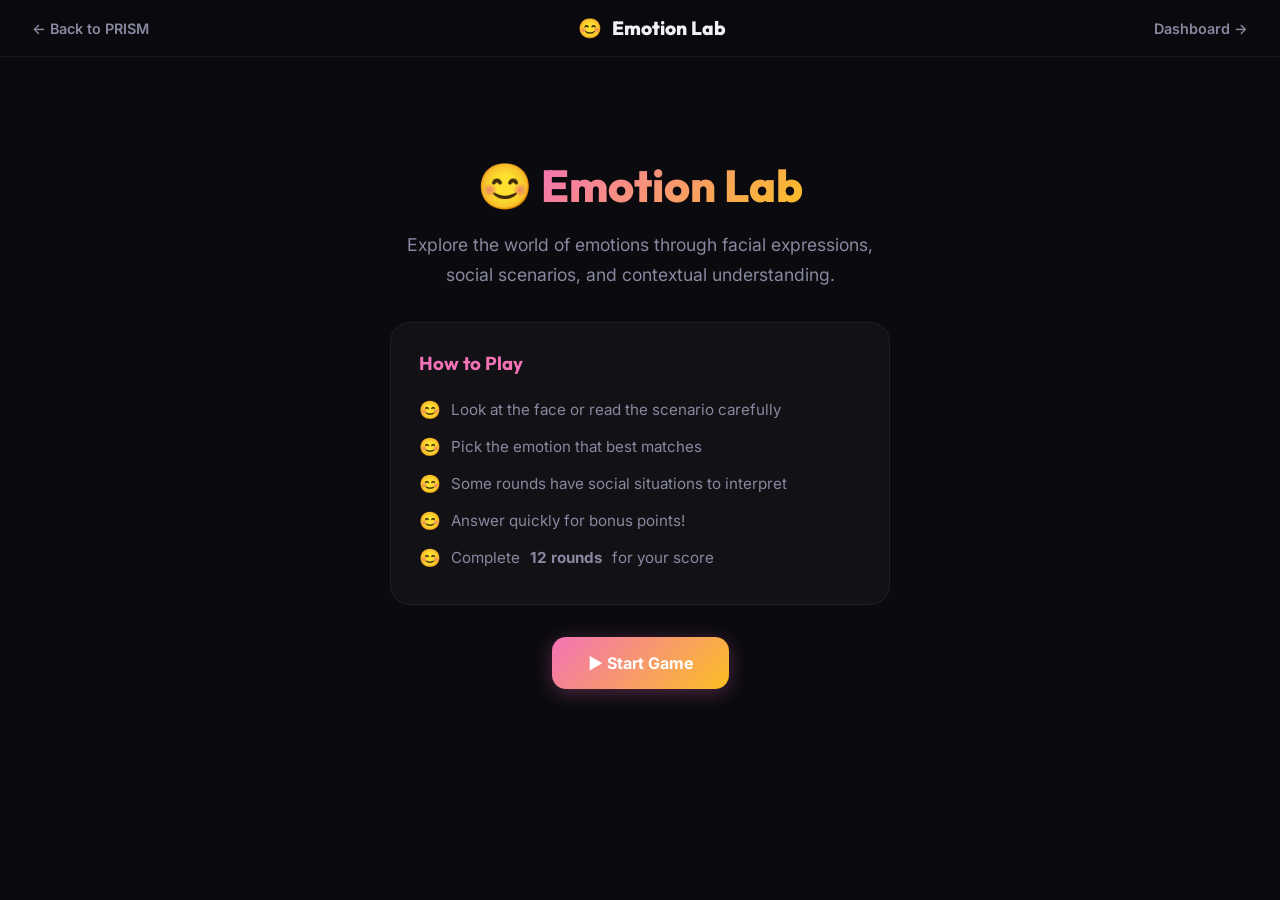
<file: emotion.html>
<!DOCTYPE html>
<html lang="en">
<head>
    <meta charset="UTF-8">
    <meta name="viewport" content="width=device-width, initial-scale=1.0">
    <title>Emotion Lab — PRISM Game</title>
    <link rel="preconnect" href="https://fonts.googleapis.com">
    <link rel="preconnect" href="https://fonts.gstatic.com" crossorigin>
    <link href="https://fonts.googleapis.com/css2?family=Inter:wght@400;500;600;700;800&family=Outfit:wght@400;500;600;700;800;900&display=swap" rel="stylesheet">
    <style>
        *, *::before, *::after { margin: 0; padding: 0; box-sizing: border-box; }
        :root {
            --bg: #0a0a0f; --bg2: #111118; --card: rgba(255,255,255,0.03);
            --border: rgba(255,255,255,0.06); --text: #f0f0f5; --muted: #8888a0;
            --indigo: #818cf8; --cyan: #06b6d4; --pink: #f472b6; --green: #34d399;
            --amber: #fbbf24; --red: #ef4444; --purple: #a78bfa;
            --gradient: linear-gradient(135deg, #f472b6, #fbbf24);
            --font-display: 'Outfit', sans-serif; --font-body: 'Inter', sans-serif;
        }
        body { font-family: var(--font-body); background: var(--bg); color: var(--text); min-height: 100vh; }

        .game-nav { display: flex; align-items: center; justify-content: space-between; padding: 16px 32px; border-bottom: 1px solid var(--border); background: rgba(10,10,15,0.9); backdrop-filter: blur(20px); position: sticky; top: 0; z-index: 100; }
        .game-nav a { color: var(--muted); text-decoration: none; font-weight: 600; font-size: 0.9rem; transition: color 0.3s; }
        .game-nav a:hover { color: var(--text); }
        .game-nav .title { font-family: var(--font-display); font-size: 1.2rem; font-weight: 800; display: flex; align-items: center; gap: 10px; }

        .game-wrapper { max-width: 800px; margin: 0 auto; padding: 40px 24px; }

        .intro-screen { text-align: center; padding: 60px 20px; }
        .intro-screen h1 { font-family: var(--font-display); font-size: 2.8rem; font-weight: 800; margin-bottom: 16px; }
        .gradient-text { background: var(--gradient); -webkit-background-clip: text; -webkit-text-fill-color: transparent; background-clip: text; }
        .intro-screen p { color: var(--muted); font-size: 1.1rem; max-width: 500px; margin: 0 auto 20px; line-height: 1.7; }
        .rules { background: var(--card); border: 1px solid var(--border); border-radius: 20px; padding: 28px; margin: 32px auto; max-width: 500px; text-align: left; }
        .rules h3 { font-family: var(--font-display); font-weight: 700; margin-bottom: 16px; color: var(--pink); }
        .rules li { color: var(--muted); font-size: 0.95rem; padding: 8px 0; display: flex; align-items: center; gap: 10px; }
        .rules li::before { content: '😊'; font-size: 1.1rem; }

        .btn { display: inline-flex; align-items: center; gap: 8px; padding: 16px 36px; border-radius: 14px; font-weight: 700; font-size: 1rem; cursor: pointer; border: none; transition: all 0.3s ease; font-family: var(--font-body); text-decoration: none; }
        .btn-primary { background: var(--gradient); color: white; box-shadow: 0 4px 20px rgba(244,114,182,0.3); }
        .btn-primary:hover { transform: translateY(-3px); box-shadow: 0 8px 40px rgba(244,114,182,0.4); }
        .btn-secondary { background: var(--card); color: var(--text); border: 1px solid var(--border); }
        .btn-secondary:hover { border-color: var(--pink); background: rgba(244,114,182,0.08); }

        .game-hud { display: flex; justify-content: space-between; padding: 16px 24px; background: var(--card); border: 1px solid var(--border); border-radius: 16px; margin-bottom: 24px; }
        .hud-item { text-align: center; }
        .hud-label { font-size: 0.75rem; color: var(--muted); font-weight: 600; text-transform: uppercase; letter-spacing: 0.05em; }
        .hud-value { font-family: var(--font-display); font-size: 1.6rem; font-weight: 800; }

        /* Emotion Display */
        .emotion-stage { text-align: center; padding: 40px; }
        .emotion-face { font-size: 8rem; margin-bottom: 16px; animation: faceAppear 0.5s ease; display: inline-block; }
        @keyframes faceAppear { from { transform: scale(0) rotate(-20deg); opacity: 0; } to { transform: scale(1) rotate(0); opacity: 1; } }
        .emotion-context { color: var(--muted); font-size: 1rem; margin-bottom: 12px; font-style: italic; }
        .emotion-question { font-family: var(--font-display); font-size: 1.5rem; font-weight: 700; margin-bottom: 32px; }

        .options-grid { display: grid; grid-template-columns: repeat(2, 1fr); gap: 16px; max-width: 500px; margin: 0 auto; }
        .option-btn { padding: 18px 24px; background: var(--card); border: 2px solid var(--border); border-radius: 16px; cursor: pointer; transition: all 0.3s ease; font-family: var(--font-body); font-size: 1rem; font-weight: 600; color: var(--text); display: flex; align-items: center; gap: 12px; }
        .option-btn:hover { border-color: var(--pink); background: rgba(244,114,182,0.06); transform: translateY(-2px); }
        .option-btn.correct { border-color: var(--green); background: rgba(52,211,153,0.12); color: var(--green); }
        .option-btn.wrong { border-color: var(--red); background: rgba(239,68,68,0.12); color: var(--red); }
        .option-btn .opt-emoji { font-size: 1.5rem; }
        .option-btn.disabled { pointer-events: none; opacity: 0.5; }

        .feedback-msg { text-align: center; margin-top: 20px; font-family: var(--font-display); font-size: 1.2rem; font-weight: 700; animation: feedbackPop 0.4s ease; }
        @keyframes feedbackPop { from { transform: scale(0.5); opacity: 0; } to { transform: scale(1); opacity: 1; } }

        .timer-bar { height: 6px; background: rgba(255,255,255,0.06); border-radius: 3px; margin-top: 24px; overflow: hidden; }
        .timer-fill { height: 100%; background: var(--gradient); border-radius: 3px; transition: width 0.1s linear; }

        /* Results */
        .results-screen { text-align: center; padding: 40px 20px; }
        .results-screen h2 { font-family: var(--font-display); font-size: 2.4rem; font-weight: 800; margin-bottom: 8px; }
        .results-screen .subtitle { color: var(--muted); font-size: 1rem; margin-bottom: 36px; }
        .results-grid { display: grid; grid-template-columns: repeat(auto-fit, minmax(160px, 1fr)); gap: 16px; margin-bottom: 36px; }
        .result-card { background: var(--card); border: 1px solid var(--border); border-radius: 16px; padding: 24px 16px; }
        .result-card .label { font-size: 0.8rem; color: var(--muted); font-weight: 600; text-transform: uppercase; letter-spacing: 0.04em; margin-bottom: 8px; }
        .result-card .value { font-family: var(--font-display); font-size: 2rem; font-weight: 800; }
        .result-card .value.good { color: var(--green); }
        .result-card .value.moderate { color: var(--amber); }
        .result-card .value.concern { color: var(--pink); }

        .risk-bar-container { max-width: 400px; margin: 0 auto 36px; }
        .risk-label { display: flex; justify-content: space-between; font-size: 0.85rem; color: var(--muted); margin-bottom: 8px; }
        .risk-bar { height: 12px; background: rgba(255,255,255,0.06); border-radius: 6px; overflow: hidden; }
        .risk-fill { height: 100%; border-radius: 6px; transition: width 1.5s ease; }

        .results-actions { display: flex; gap: 16px; justify-content: center; flex-wrap: wrap; }
        .hidden { display: none !important; }

        /* Scenario Card */
        .scenario-card { background: var(--card); border: 1px solid var(--border); border-radius: 20px; padding: 28px; margin-bottom: 20px; text-align: left; }
        .scenario-card .scene-label { font-size: 0.78rem; color: var(--pink); font-weight: 700; text-transform: uppercase; letter-spacing: 0.06em; margin-bottom: 8px; }
        .scenario-card .scene-text { font-size: 1rem; color: var(--text); line-height: 1.7; }
    </style>
</head>
<body>
    <nav class="game-nav">
        <a href="../index.html">← Back to PRISM</a>
        <div class="title"><span>😊</span> Emotion Lab</div>
        <a href="../dashboard.html">Dashboard →</a>
    </nav>

    <div class="game-wrapper">
        <!-- Intro -->
        <div id="introScreen" class="intro-screen">
            <h1>😊 <span class="gradient-text">Emotion Lab</span></h1>
            <p>Explore the world of emotions through facial expressions, social scenarios, and contextual understanding.</p>
            <div class="rules">
                <h3>How to Play</h3>
                <ul>
                    <li>Look at the face or read the scenario carefully</li>
                    <li>Pick the emotion that best matches</li>
                    <li>Some rounds have social situations to interpret</li>
                    <li>Answer quickly for bonus points!</li>
                    <li>Complete <strong>12 rounds</strong> for your score</li>
                </ul>
            </div>
            <button class="btn btn-primary" onclick="startGame()">▶ Start Game</button>
        </div>

        <!-- Game -->
        <div id="gameScreen" class="hidden">
            <div class="game-hud">
                <div class="hud-item"><div class="hud-label">Score</div><div class="hud-value" style="color: var(--green)" id="scoreDisplay">0</div></div>
                <div class="hud-item"><div class="hud-label">Round</div><div class="hud-value" style="color: var(--cyan)" id="roundDisplay">1/12</div></div>
                <div class="hud-item"><div class="hud-label">Streak</div><div class="hud-value" style="color: var(--amber)" id="streakDisplay">0🔥</div></div>
                <div class="hud-item"><div class="hud-label">Correct</div><div class="hud-value" style="color: var(--pink)" id="correctDisplay">0</div></div>
            </div>

            <div id="questionArea"></div>


            <div class="timer-bar">
                <div class="timer-fill" id="timerFill" style="width: 100%"></div>
            </div>
        </div>

        <!-- Results -->
        <div id="resultsScreen" class="results-screen hidden">
            <h2>😊 Assessment Complete!</h2>
            <p class="subtitle">Here's your emotion recognition analysis</p>
            <div class="results-grid">
                <div class="result-card"><div class="label">Total Score</div><div class="value good" id="finalScore">0</div></div>
                <div class="result-card"><div class="label">Accuracy</div><div class="value" id="finalAccuracy">0%</div></div>
                <div class="result-card"><div class="label">Avg Response</div><div class="value" id="finalAvgTime">0s</div></div>
                <div class="result-card"><div class="label">Best Streak</div><div class="value" id="finalStreak">0</div></div>
                <div class="result-card"><div class="label">Strongest Area</div><div class="value" id="strongestArea">—</div></div>
                <div class="result-card"><div class="label">Weakest Area</div><div class="value" id="weakestArea">—</div></div>
            </div>
            <div class="risk-bar-container">
                <div class="risk-label"><span>Low Risk</span><span>Emotion Recognition Risk</span><span>High Risk</span></div>
                <div class="risk-bar"><div class="risk-fill" id="riskFill"></div></div>
            </div>
            <div class="results-actions">
                <button class="btn btn-primary" onclick="startGame()">🔄 Play Again</button>
                <button class="btn btn-secondary" onclick="saveAndContinue()">📊 Save & Continue</button>
                <a href="../games/direction.html" class="btn btn-secondary">Next: Direction Sense →</a>
            </div>
        </div>
    </div>

    <script>
        const questions = [
            { type: 'face', face: '😄', context: 'A child just received their favorite toy as a birthday gift.', answer: 'Happy', options: ['Happy', 'Surprised', 'Excited', 'Proud'], category: 'basic' },
            { type: 'face', face: '😢', context: 'A child\'s pet fish stopped swimming.', answer: 'Sad', options: ['Sad', 'Tired', 'Bored', 'Sick'], category: 'basic' },
            { type: 'face', face: '😠', context: 'Someone took their coloring book without asking.', answer: 'Angry', options: ['Angry', 'Frustrated', 'Jealous', 'Annoyed'], category: 'basic' },
            { type: 'face', face: '😨', context: 'The child heard a loud thunder at night.', answer: 'Scared', options: ['Scared', 'Surprised', 'Nervous', 'Shocked'], category: 'basic' },
            { type: 'face', face: '😲', context: 'A magician pulled a rabbit out of a hat!', answer: 'Surprised', options: ['Surprised', 'Happy', 'Confused', 'Amazed'], category: 'complex' },
            { type: 'scenario', scenario: 'Maya sees her friend trip and fall during recess. Her friend starts crying. What should Maya feel?', answer: 'Concerned', options: ['Concerned', 'Amused', 'Scared', 'Angry'], category: 'empathy' },
            { type: 'face', face: '😕', context: 'The teacher gave instructions that were hard to follow.', answer: 'Confused', options: ['Confused', 'Sad', 'Bored', 'Frustrated'], category: 'complex' },
            { type: 'scenario', scenario: 'Arun\'s team won the school quiz competition, but his best friend\'s team lost. Arun is happy he won, but sad for his friend. What is Arun feeling?', answer: 'Mixed emotions', options: ['Mixed emotions', 'Pure joy', 'Guilt', 'Indifference'], category: 'empathy' },
            { type: 'face', face: '🥺', context: 'A child really wants their parent to buy them ice cream.', answer: 'Pleading', options: ['Pleading', 'Sad', 'Hungry', 'Crying'], category: 'complex' },
            { type: 'scenario', scenario: 'Priya notices a new kid sitting alone at lunch every day. Nobody talks to them. How might the new kid feel?', answer: 'Lonely', options: ['Lonely', 'Peaceful', 'Independent', 'Content'], category: 'empathy' },
            { type: 'face', face: '😤', context: 'The child was told they cannot play outside because of rain.', answer: 'Frustrated', options: ['Frustrated', 'Angry', 'Sad', 'Bored'], category: 'complex' },
            { type: 'scenario', scenario: 'Ravi practiced hard for the spelling bee but still lost in the final round. He sees the winner celebrating. How would Ravi most likely feel?', answer: 'Disappointed', options: ['Disappointed', 'Angry at winner', 'Happy for winner', 'Indifferent'], category: 'empathy' },
        ];

        let gameState = {
            round: 0, score: 0, streak: 0, bestStreak: 0,
            correct: 0, wrong: 0, reactionTimes: [],
            roundStartTime: 0, timerInterval: null, timePerRound: 15000,
            categoryScores: { basic: { correct: 0, total: 0 }, complex: { correct: 0, total: 0 }, empathy: { correct: 0, total: 0 } },
            shuffledQuestions: []
        };

        function startGame() {
            gameState = {
                round: 0, score: 0, streak: 0, bestStreak: 0,
                correct: 0, wrong: 0, reactionTimes: [],
                roundStartTime: 0, timerInterval: null, timePerRound: 15000,
                categoryScores: { basic: { correct: 0, total: 0 }, complex: { correct: 0, total: 0 }, empathy: { correct: 0, total: 0 } },
                shuffledQuestions: [...questions].sort(() => Math.random() - 0.5)
            };
            document.getElementById('introScreen').classList.add('hidden');
            document.getElementById('resultsScreen').classList.add('hidden');
            document.getElementById('gameScreen').classList.remove('hidden');
            nextRound();
        }

        function nextRound() {
            if (gameState.round >= gameState.shuffledQuestions.length) { endGame(); return; }

            const q = gameState.shuffledQuestions[gameState.round];
            gameState.round++;
            gameState.roundStartTime = performance.now();
            updateHUD();

            const area = document.getElementById('questionArea');
            let html = '';

            if (q.type === 'face') {
                html = `
                    <div class="emotion-stage">
                        <div class="emotion-face">${q.face}</div>
                        <div class="emotion-context">"${q.context}"</div>
                        <div class="emotion-question">What emotion is this?</div>
                        <div class="options-grid" id="optionsGrid">
                            ${q.options.map((opt, i) => `
                                <button class="option-btn" onclick="selectAnswer(this, '${opt}', '${q.answer}', '${q.category}')">
                                    <span class="opt-emoji">${getEmotionEmoji(opt)}</span>
                                    <span>${opt}</span>
                                </button>
                            `).join('')}
                        </div>
                        <div id="feedbackArea"></div>
                    </div>
                `;
            } else {
                html = `
                    <div class="emotion-stage">
                        <div class="scenario-card">
                            <div class="scene-label">Social Scenario</div>
                            <div class="scene-text">${q.scenario}</div>
                        </div>
                        <div class="emotion-question">What emotion fits best?</div>
                        <div class="options-grid" id="optionsGrid">
                            ${q.options.map((opt, i) => `
                                <button class="option-btn" onclick="selectAnswer(this, '${opt}', '${q.answer}', '${q.category}')">
                                    <span class="opt-emoji">${getEmotionEmoji(opt)}</span>
                                    <span>${opt}</span>
                                </button>
                            `).join('')}
                        </div>
                        <div id="feedbackArea"></div>
                    </div>
                `;
            }

            area.innerHTML = html;
            startTimer();
        }

        function getEmotionEmoji(emotion) {
            const map = {
                'Happy': '😄', 'Sad': '😢', 'Angry': '😠', 'Scared': '😨', 'Surprised': '😲',
                'Confused': '😕', 'Frustrated': '😤', 'Concerned': '🤗', 'Mixed emotions': '🫤',
                'Pleading': '🥺', 'Lonely': '😔', 'Disappointed': '😞', 'Excited': '🤩',
                'Proud': '😎', 'Tired': '😴', 'Bored': '😑', 'Sick': '🤒', 'Jealous': '😒',
                'Annoyed': '😤', 'Nervous': '😰', 'Shocked': '😱', 'Amazed': '🤯',
                'Amused': '😂', 'Guilt': '😣', 'Indifference': '😐', 'Pure joy': '🤗',
                'Hungry': '😋', 'Crying': '😭', 'Peaceful': '😌', 'Independent': '💪',
                'Content': '☺️', 'Angry at winner': '😡', 'Happy for winner': '👏', 'Indifferent': '😐'
            };
            return map[emotion] || '🤔';
        }

        function selectAnswer(button, selected, correct, category) {
            clearInterval(gameState.timerInterval);
            const reactionTime = performance.now() - gameState.roundStartTime;
            gameState.reactionTimes.push(reactionTime);

            const allBtns = document.querySelectorAll('.option-btn');
            allBtns.forEach(b => b.classList.add('disabled'));

            gameState.categoryScores[category].total++;

            if (selected === correct) {
                button.classList.add('correct');
                gameState.correct++;
                gameState.streak++;
                gameState.bestStreak = Math.max(gameState.bestStreak, gameState.streak);
                const timeBonus = Math.max(0, Math.round(100 - reactionTime / 150));
                const streakBonus = gameState.streak * 10;
                const roundScore = 100 + timeBonus + streakBonus;
                gameState.score += roundScore;
                gameState.categoryScores[category].correct++;

                document.getElementById('feedbackArea').innerHTML = `<div class="feedback-msg" style="color: var(--green)">✅ Correct! +${roundScore} points</div>`;
            } else {
                button.classList.add('wrong');
                gameState.wrong++;
                gameState.streak = 0;

                // Highlight correct answer
                allBtns.forEach(b => {
                    if (b.querySelector('span:last-child').textContent === correct) {
                        b.classList.add('correct');
                    }
                });
                document.getElementById('feedbackArea').innerHTML = `<div class="feedback-msg" style="color: var(--red)">❌ The answer was: ${correct}</div>`;
            }

            updateHUD();
            setTimeout(() => nextRound(), 1500);
        }

        function startTimer() {
            const fill = document.getElementById('timerFill');
            fill.style.width = '100%';
            let remaining = gameState.timePerRound;

            gameState.timerInterval = setInterval(() => {
                remaining -= 100;
                fill.style.width = (remaining / gameState.timePerRound * 100) + '%';

                if (remaining <= 3000) {
                    fill.style.background = 'linear-gradient(135deg, #ef4444, #fbbf24)';
                } else {
                    fill.style.background = 'var(--gradient)';
                }

                if (remaining <= 0) {
                    clearInterval(gameState.timerInterval);
                    gameState.wrong++;
                    gameState.streak = 0;
                    const q = gameState.shuffledQuestions[gameState.round - 1];
                    gameState.categoryScores[q.category].total++;
                    gameState.reactionTimes.push(gameState.timePerRound);
                    document.getElementById('feedbackArea').innerHTML = `<div class="feedback-msg" style="color: var(--amber)">⏰ Time's up!</div>`;
                    const allBtns = document.querySelectorAll('.option-btn');
                    allBtns.forEach(b => b.classList.add('disabled'));
                    updateHUD();
                    setTimeout(() => nextRound(), 1200);
                }
            }, 100);
        }

        function updateHUD() {
            document.getElementById('scoreDisplay').textContent = gameState.score;
            document.getElementById('roundDisplay').textContent = `${gameState.round}/${gameState.shuffledQuestions.length}`;
            document.getElementById('streakDisplay').textContent = gameState.streak + '🔥';
            document.getElementById('correctDisplay').textContent = gameState.correct;
        }

        function endGame() {
            clearInterval(gameState.timerInterval);
            document.getElementById('gameScreen').classList.add('hidden');
            document.getElementById('resultsScreen').classList.remove('hidden');

            const accuracy = gameState.correct + gameState.wrong > 0
                ? Math.round((gameState.correct / (gameState.correct + gameState.wrong)) * 100) : 0;

            const avgTime = gameState.reactionTimes.length > 0
                ? (gameState.reactionTimes.reduce((a, b) => a + b, 0) / gameState.reactionTimes.length / 1000).toFixed(1) : '0';

            // Find strongest/weakest category
            let strongest = '—', weakest = '—';
            let bestPct = -1, worstPct = 101;
            for (const [cat, data] of Object.entries(gameState.categoryScores)) {
                if (data.total === 0) continue;
                const pct = data.correct / data.total;
                if (pct > bestPct) { bestPct = pct; strongest = cat.charAt(0).toUpperCase() + cat.slice(1); }
                if (pct < worstPct) { worstPct = pct; weakest = cat.charAt(0).toUpperCase() + cat.slice(1); }
            }

            // Risk score
            let riskScore = 0;
            riskScore += Math.max(0, (100 - accuracy) * 0.5);
            riskScore += gameState.categoryScores.empathy.total > 0
                ? Math.max(0, (1 - gameState.categoryScores.empathy.correct / gameState.categoryScores.empathy.total) * 30) : 15;
            riskScore += Math.max(0, (parseFloat(avgTime) - 5) * 5);
            riskScore = Math.min(100, Math.max(0, Math.round(riskScore)));

            document.getElementById('finalScore').textContent = gameState.score;
            document.getElementById('finalAccuracy').textContent = accuracy + '%';
            document.getElementById('finalAccuracy').className = 'value ' + (accuracy >= 75 ? 'good' : accuracy >= 50 ? 'moderate' : 'concern');
            document.getElementById('finalAvgTime').textContent = avgTime + 's';
            document.getElementById('finalStreak').textContent = gameState.bestStreak;
            document.getElementById('strongestArea').textContent = strongest;
            document.getElementById('strongestArea').className = 'value good';
            document.getElementById('weakestArea').textContent = weakest;
            document.getElementById('weakestArea').className = 'value concern';

            const riskFill = document.getElementById('riskFill');
            riskFill.style.background = riskScore < 30 ? '#34d399' : riskScore < 60 ? '#fbbf24' : '#ef4444';
            setTimeout(() => { riskFill.style.width = riskScore + '%'; }, 100);

            localStorage.setItem('prism_emotion_results', JSON.stringify({
                game: 'emotion', score: gameState.score, accuracy, avgTime: parseFloat(avgTime),
                bestStreak: gameState.bestStreak, strongest, weakest, riskScore, timestamp: Date.now()
            }));
        }

        function saveAndContinue() {
            alert('Results saved! Check the Dashboard to see your full report.');
            window.location.href = '../dashboard.html';
        }
    </script>
</body>
</html>
</file>
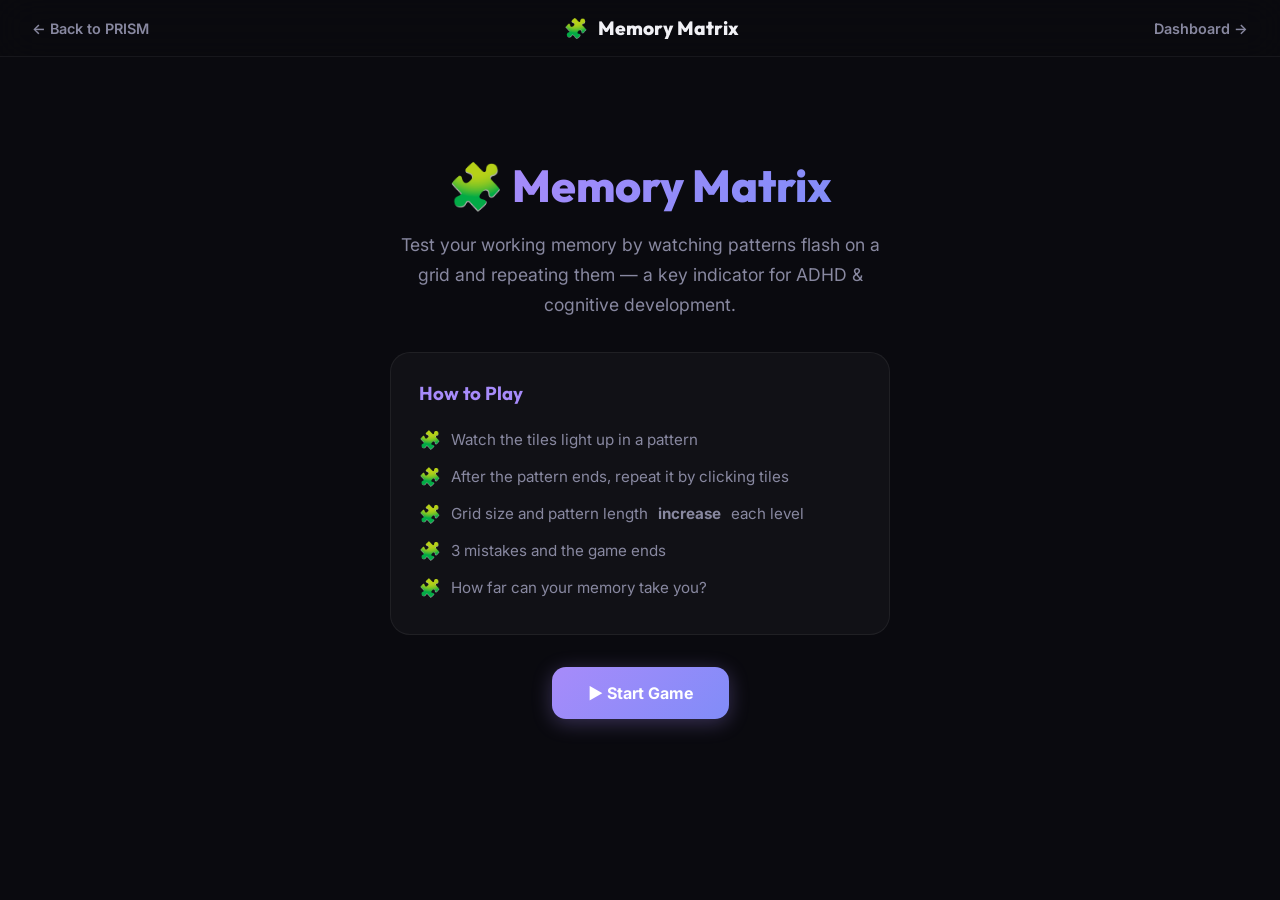
<file: memory.html>
<!DOCTYPE html>
<html lang="en">
<head>
    <meta charset="UTF-8">
    <meta name="viewport" content="width=device-width, initial-scale=1.0">
    <title>Memory Matrix — PRISM Game</title>
    <link rel="preconnect" href="https://fonts.googleapis.com">
    <link rel="preconnect" href="https://fonts.gstatic.com" crossorigin>
    <link href="https://fonts.googleapis.com/css2?family=Inter:wght@400;500;600;700;800&family=Outfit:wght@400;500;600;700;800;900&display=swap" rel="stylesheet">
    <style>
        *, *::before, *::after { margin: 0; padding: 0; box-sizing: border-box; }
        :root {
            --bg: #0a0a0f; --bg2: #111118; --card: rgba(255,255,255,0.03);
            --border: rgba(255,255,255,0.06); --text: #f0f0f5; --muted: #8888a0;
            --indigo: #818cf8; --cyan: #06b6d4; --pink: #f472b6; --green: #34d399;
            --amber: #fbbf24; --red: #ef4444; --purple: #a78bfa;
            --gradient: linear-gradient(135deg, #a78bfa, #818cf8);
            --font-display: 'Outfit', sans-serif; --font-body: 'Inter', sans-serif;
        }
        body { font-family: var(--font-body); background: var(--bg); color: var(--text); min-height: 100vh; }
        .game-nav { display: flex; align-items: center; justify-content: space-between; padding: 16px 32px; border-bottom: 1px solid var(--border); background: rgba(10,10,15,0.9); backdrop-filter: blur(20px); position: sticky; top: 0; z-index: 100; }
        .game-nav a { color: var(--muted); text-decoration: none; font-weight: 600; font-size: 0.9rem; transition: color 0.3s; }
        .game-nav a:hover { color: var(--text); }
        .game-nav .title { font-family: var(--font-display); font-size: 1.2rem; font-weight: 800; display: flex; align-items: center; gap: 10px; }
        .game-wrapper { max-width: 800px; margin: 0 auto; padding: 40px 24px; }
        .intro-screen { text-align: center; padding: 60px 20px; }
        .intro-screen h1 { font-family: var(--font-display); font-size: 2.8rem; font-weight: 800; margin-bottom: 16px; }
        .gradient-text { background: var(--gradient); -webkit-background-clip: text; -webkit-text-fill-color: transparent; background-clip: text; }
        .intro-screen p { color: var(--muted); font-size: 1.1rem; max-width: 500px; margin: 0 auto 20px; line-height: 1.7; }
        .rules { background: var(--card); border: 1px solid var(--border); border-radius: 20px; padding: 28px; margin: 32px auto; max-width: 500px; text-align: left; }
        .rules h3 { font-family: var(--font-display); font-weight: 700; margin-bottom: 16px; color: var(--purple); }
        .rules li { color: var(--muted); font-size: 0.95rem; padding: 8px 0; display: flex; align-items: center; gap: 10px; list-style: none; }
        .rules li::before { content: '🧩'; font-size: 1.1rem; }
        .btn { display: inline-flex; align-items: center; gap: 8px; padding: 16px 36px; border-radius: 14px; font-weight: 700; font-size: 1rem; cursor: pointer; border: none; transition: all 0.3s ease; font-family: var(--font-body); text-decoration: none; }
        .btn-primary { background: var(--gradient); color: white; box-shadow: 0 4px 20px rgba(167,139,250,0.3); }
        .btn-primary:hover { transform: translateY(-3px); box-shadow: 0 8px 40px rgba(167,139,250,0.4); }
        .btn-secondary { background: var(--card); color: var(--text); border: 1px solid var(--border); }
        .btn-secondary:hover { border-color: var(--purple); }
        .game-hud { display: flex; justify-content: space-between; padding: 16px 24px; background: var(--card); border: 1px solid var(--border); border-radius: 16px; margin-bottom: 24px; }
        .hud-item { text-align: center; }
        .hud-label { font-size: 0.75rem; color: var(--muted); font-weight: 600; text-transform: uppercase; letter-spacing: 0.05em; }
        .hud-value { font-family: var(--font-display); font-size: 1.6rem; font-weight: 800; }

        .game-area { text-align: center; padding: 20px; }
        .phase-label { font-size: 0.9rem; color: var(--purple); font-weight: 700; text-transform: uppercase; letter-spacing: 0.06em; margin-bottom: 16px; animation: pulse 1.5s ease infinite; }
        @keyframes pulse { 0%, 100% { opacity: 1; } 50% { opacity: 0.5; } }

        /* Memory Grid */
        .memory-grid { display: inline-grid; gap: 8px; margin: 20px auto; }
        .mem-cell { width: 70px; height: 70px; background: var(--card); border: 2px solid var(--border); border-radius: 14px; cursor: pointer; transition: all 0.3s ease; display: flex; align-items: center; justify-content: center; font-size: 1.2rem; }
        .mem-cell.active { background: rgba(167,139,250,0.25); border-color: var(--purple); box-shadow: 0 0 20px rgba(167,139,250,0.3); transform: scale(1.05); }
        .mem-cell.correct { background: rgba(52,211,153,0.2); border-color: var(--green); }
        .mem-cell.wrong { background: rgba(239,68,68,0.2); border-color: var(--red); animation: shake 0.4s ease; }
        .mem-cell:hover:not(.disabled) { border-color: var(--purple); transform: scale(1.05); }
        .mem-cell.disabled { pointer-events: none; }
        @keyframes shake { 0%, 100% { transform: translateX(0); } 25% { transform: translateX(-5px); } 75% { transform: translateX(5px); } }

        .feedback-msg { text-align: center; margin-top: 20px; font-family: var(--font-display); font-size: 1.2rem; font-weight: 700; animation: feedbackPop 0.4s ease; }
        @keyframes feedbackPop { from { transform: scale(0.5); opacity: 0; } to { transform: scale(1); opacity: 1; } }

        .level-display { font-family: var(--font-display); font-size: 1.5rem; font-weight: 800; color: var(--purple); margin-bottom: 16px; }

        .results-screen { text-align: center; padding: 40px 20px; }
        .results-screen h2 { font-family: var(--font-display); font-size: 2.4rem; font-weight: 800; margin-bottom: 8px; }
        .results-screen .subtitle { color: var(--muted); font-size: 1rem; margin-bottom: 36px; }
        .results-grid { display: grid; grid-template-columns: repeat(auto-fit, minmax(160px, 1fr)); gap: 16px; margin-bottom: 36px; }
        .result-card { background: var(--card); border: 1px solid var(--border); border-radius: 16px; padding: 24px 16px; }
        .result-card .label { font-size: 0.8rem; color: var(--muted); font-weight: 600; text-transform: uppercase; letter-spacing: 0.04em; margin-bottom: 8px; }
        .result-card .value { font-family: var(--font-display); font-size: 2rem; font-weight: 800; }
        .value.good { color: var(--green); } .value.moderate { color: var(--amber); } .value.concern { color: var(--pink); }

        .risk-bar-container { max-width: 400px; margin: 0 auto 36px; }
        .risk-label { display: flex; justify-content: space-between; font-size: 0.85rem; color: var(--muted); margin-bottom: 8px; }
        .risk-bar { height: 12px; background: rgba(255,255,255,0.06); border-radius: 6px; overflow: hidden; }
        .risk-fill { height: 100%; border-radius: 6px; transition: width 1.5s ease; }
        .results-actions { display: flex; gap: 16px; justify-content: center; flex-wrap: wrap; }
        .hidden { display: none !important; }

        @media (max-width: 600px) {
            .mem-cell { width: 55px; height: 55px; }
        }
    </style>
</head>
<body>
    <nav class="game-nav">
        <a href="../index.html">← Back to PRISM</a>
        <div class="title"><span>🧩</span> Memory Matrix</div>
        <a href="../dashboard.html">Dashboard →</a>
    </nav>
    <div class="game-wrapper">
        <div id="introScreen" class="intro-screen">
            <h1>🧩 <span class="gradient-text">Memory Matrix</span></h1>
            <p>Test your working memory by watching patterns flash on a grid and repeating them — a key indicator for ADHD & cognitive development.</p>
            <div class="rules">
                <h3>How to Play</h3>
                <ul>
                    <li>Watch the tiles light up in a pattern</li>
                    <li>After the pattern ends, repeat it by clicking tiles</li>
                    <li>Grid size and pattern length <strong>increase</strong> each level</li>
                    <li>3 mistakes and the game ends</li>
                    <li>How far can your memory take you?</li>
                </ul>
            </div>
            <button class="btn btn-primary" onclick="startGame()">▶ Start Game</button>
        </div>

        <div id="gameScreen" class="hidden">
            <div class="game-hud">
                <div class="hud-item"><div class="hud-label">Score</div><div class="hud-value" style="color: var(--green)" id="scoreDisplay">0</div></div>
                <div class="hud-item"><div class="hud-label">Level</div><div class="hud-value" style="color: var(--purple)" id="levelDisplay">1</div></div>
                <div class="hud-item"><div class="hud-label">Span</div><div class="hud-value" style="color: var(--cyan)" id="spanDisplay">3</div></div>
                <div class="hud-item"><div class="hud-label">Lives</div><div class="hud-value" style="color: var(--pink)" id="livesDisplay">❤️❤️❤️</div></div>
            </div>
            <div id="questionArea" class="game-area"></div>
        </div>

        <div id="resultsScreen" class="results-screen hidden">
            <h2>🧩 Assessment Complete!</h2>
            <p class="subtitle">Here's your working memory analysis</p>
            <div class="results-grid">
                <div class="result-card"><div class="label">Total Score</div><div class="value good" id="finalScore">0</div></div>
                <div class="result-card"><div class="label">Max Span</div><div class="value" id="maxSpan">0</div></div>
                <div class="result-card"><div class="label">Levels Passed</div><div class="value" id="levelsPassed">0</div></div>
                <div class="result-card"><div class="label">Accuracy</div><div class="value" id="finalAccuracy">0%</div></div>
                <div class="result-card"><div class="label">Avg Response</div><div class="value" id="finalAvgTime">0s</div></div>
                <div class="result-card"><div class="label">Memory Grade</div><div class="value" id="memGrade">—</div></div>
            </div>
            <div class="risk-bar-container">
                <div class="risk-label"><span>Low Risk</span><span>Working Memory Risk</span><span>High Risk</span></div>
                <div class="risk-bar"><div class="risk-fill" id="riskFill"></div></div>
            </div>
            <div class="results-actions">
                <button class="btn btn-primary" onclick="startGame()">🔄 Play Again</button>
                <button class="btn btn-secondary" onclick="window.location.href='../dashboard.html'">📊 Dashboard</button>
                <a href="sound.html" class="btn btn-secondary">Next: Sound Pattern →</a>
            </div>
        </div>
    </div>

    <script>
        let gs = { level: 0, score: 0, lives: 3, maxSpan: 0, correct: 0, wrong: 0, reactionTimes: [], roundStart: 0, currentSequence: [], userIndex: 0, gridSize: 3 };

        function startGame() {
            gs = { level: 0, score: 0, lives: 3, maxSpan: 0, correct: 0, wrong: 0, reactionTimes: [], roundStart: 0, currentSequence: [], userIndex: 0, gridSize: 3 };
            document.getElementById('introScreen').classList.add('hidden');
            document.getElementById('resultsScreen').classList.add('hidden');
            document.getElementById('gameScreen').classList.remove('hidden');
            nextLevel();
        }

        function nextLevel() {
            if (gs.lives <= 0) { endGame(); return; }
            gs.level++;
            const span = Math.min(2 + gs.level, 9); // pattern length grows
            gs.gridSize = gs.level <= 3 ? 3 : gs.level <= 7 ? 4 : 5; // grid grows
            gs.currentSequence = [];
            gs.userIndex = 0;

            // Generate random unique sequence
            const totalCells = gs.gridSize * gs.gridSize;
            const available = Array.from({ length: totalCells }, (_, i) => i);
            for (let i = 0; i < span && available.length > 0; i++) {
                const idx = Math.floor(Math.random() * available.length);
                gs.currentSequence.push(available.splice(idx, 1)[0]);
            }

            updateHUD();
            showGrid(true);

            // Flash the pattern
            const area = document.getElementById('questionArea');
            area.querySelector('.phase-label').textContent = '👀 Watch the pattern...';

            let flashIndex = 0;
            const flashInterval = setInterval(() => {
                // Clear previous
                area.querySelectorAll('.mem-cell').forEach(c => c.classList.remove('active'));

                if (flashIndex < gs.currentSequence.length) {
                    const cell = area.querySelector(`[data-idx="${gs.currentSequence[flashIndex]}"]`);
                    if (cell) cell.classList.add('active');
                    flashIndex++;
                } else {
                    clearInterval(flashInterval);
                    // Brief pause then allow input
                    setTimeout(() => {
                        area.querySelectorAll('.mem-cell').forEach(c => c.classList.remove('active', 'disabled'));
                        area.querySelector('.phase-label').textContent = '🎮 Your turn! Repeat the pattern';
                        area.querySelector('.phase-label').style.animation = 'none';
                        gs.roundStart = performance.now();
                    }, 400);
                }
            }, 600);
        }

        function showGrid(disabled) {
            const area = document.getElementById('questionArea');
            let cells = '';
            for (let i = 0; i < gs.gridSize * gs.gridSize; i++) {
                cells += `<div class="mem-cell ${disabled ? 'disabled' : ''}" data-idx="${i}" onclick="cellClick(this, ${i})"></div>`;
            }
            area.innerHTML = `
                <div class="level-display">Level ${gs.level} — Span: ${gs.currentSequence.length}</div>
                <div class="phase-label">👀 Watch the pattern...</div>
                <div class="memory-grid" style="grid-template-columns: repeat(${gs.gridSize}, 1fr)">
                    ${cells}
                </div>
                <div id="feedbackArea"></div>
            `;
        }

        function cellClick(cell, idx) {
            if (gs.currentSequence[gs.userIndex] === idx) {
                cell.classList.add('correct', 'disabled');
                gs.userIndex++;

                if (gs.userIndex === gs.currentSequence.length) {
                    // Level complete!
                    const rt = performance.now() - gs.roundStart;
                    gs.reactionTimes.push(rt);
                    gs.correct++;
                    gs.maxSpan = Math.max(gs.maxSpan, gs.currentSequence.length);
                    const bonus = Math.max(0, Math.round(200 - rt / 50));
                    gs.score += 100 * gs.currentSequence.length + bonus;
                    document.getElementById('feedbackArea').innerHTML = `<div class="feedback-msg" style="color: var(--green)">✅ Perfect! +${100 * gs.currentSequence.length + bonus}</div>`;
                    updateHUD();
                    setTimeout(() => nextLevel(), 1200);
                }
            } else {
                cell.classList.add('wrong');
                gs.wrong++;
                gs.lives--;
                updateHUD();

                // Show correct sequence
                gs.currentSequence.forEach(si => {
                    const c = document.querySelector(`[data-idx="${si}"]`);
                    if (c) c.classList.add('active');
                });
                document.querySelectorAll('.mem-cell').forEach(c => c.classList.add('disabled'));
                document.getElementById('feedbackArea').innerHTML = `<div class="feedback-msg" style="color: var(--red)">❌ Wrong! -1 ❤️</div>`;

                if (gs.lives <= 0) {
                    setTimeout(() => endGame(), 1200);
                } else {
                    setTimeout(() => nextLevel(), 1500);
                }
            }
        }

        function updateHUD() {
            document.getElementById('scoreDisplay').textContent = gs.score;
            document.getElementById('levelDisplay').textContent = gs.level;
            document.getElementById('spanDisplay').textContent = gs.currentSequence.length || '-';
            document.getElementById('livesDisplay').textContent = '❤️'.repeat(gs.lives) + '🖤'.repeat(3 - gs.lives);
        }

        function endGame() {
            document.getElementById('gameScreen').classList.add('hidden');
            document.getElementById('resultsScreen').classList.remove('hidden');

            const accuracy = gs.correct + gs.wrong > 0 ? Math.round((gs.correct / (gs.correct + gs.wrong)) * 100) : 0;
            const avgTime = gs.reactionTimes.length > 0 ? (gs.reactionTimes.reduce((a, b) => a + b, 0) / gs.reactionTimes.length / 1000).toFixed(1) : '0';

            let grade = 'Needs Work', gradeClass = 'concern';
            if (gs.maxSpan >= 7) { grade = 'Excellent'; gradeClass = 'good'; }
            else if (gs.maxSpan >= 5) { grade = 'Good'; gradeClass = 'good'; }
            else if (gs.maxSpan >= 3) { grade = 'Average'; gradeClass = 'moderate'; }

            let riskScore = Math.min(100, Math.max(0, Math.round(
                Math.max(0, (6 - gs.maxSpan) * 15) +
                Math.max(0, (100 - accuracy) * 0.4) +
                Math.max(0, (parseFloat(avgTime) - 4) * 8)
            )));

            document.getElementById('finalScore').textContent = gs.score;
            document.getElementById('maxSpan').textContent = gs.maxSpan;
            document.getElementById('maxSpan').className = 'value ' + gradeClass;
            document.getElementById('levelsPassed').textContent = gs.level - 1;
            document.getElementById('finalAccuracy').textContent = accuracy + '%';
            document.getElementById('finalAccuracy').className = 'value ' + (accuracy >= 75 ? 'good' : accuracy >= 50 ? 'moderate' : 'concern');
            document.getElementById('finalAvgTime').textContent = avgTime + 's';
            document.getElementById('memGrade').textContent = grade;
            document.getElementById('memGrade').className = 'value ' + gradeClass;

            const fill = document.getElementById('riskFill');
            fill.style.background = riskScore < 30 ? '#34d399' : riskScore < 60 ? '#fbbf24' : '#ef4444';
            setTimeout(() => { fill.style.width = riskScore + '%'; }, 100);

            localStorage.setItem('prism_memory_results', JSON.stringify({
                game: 'memory', score: gs.score, maxSpan: gs.maxSpan, levelsPassed: gs.level - 1,
                accuracy, avgTime: parseFloat(avgTime), grade, riskScore, timestamp: Date.now()
            }));
        }
    </script>
</body>
</html>
</file>
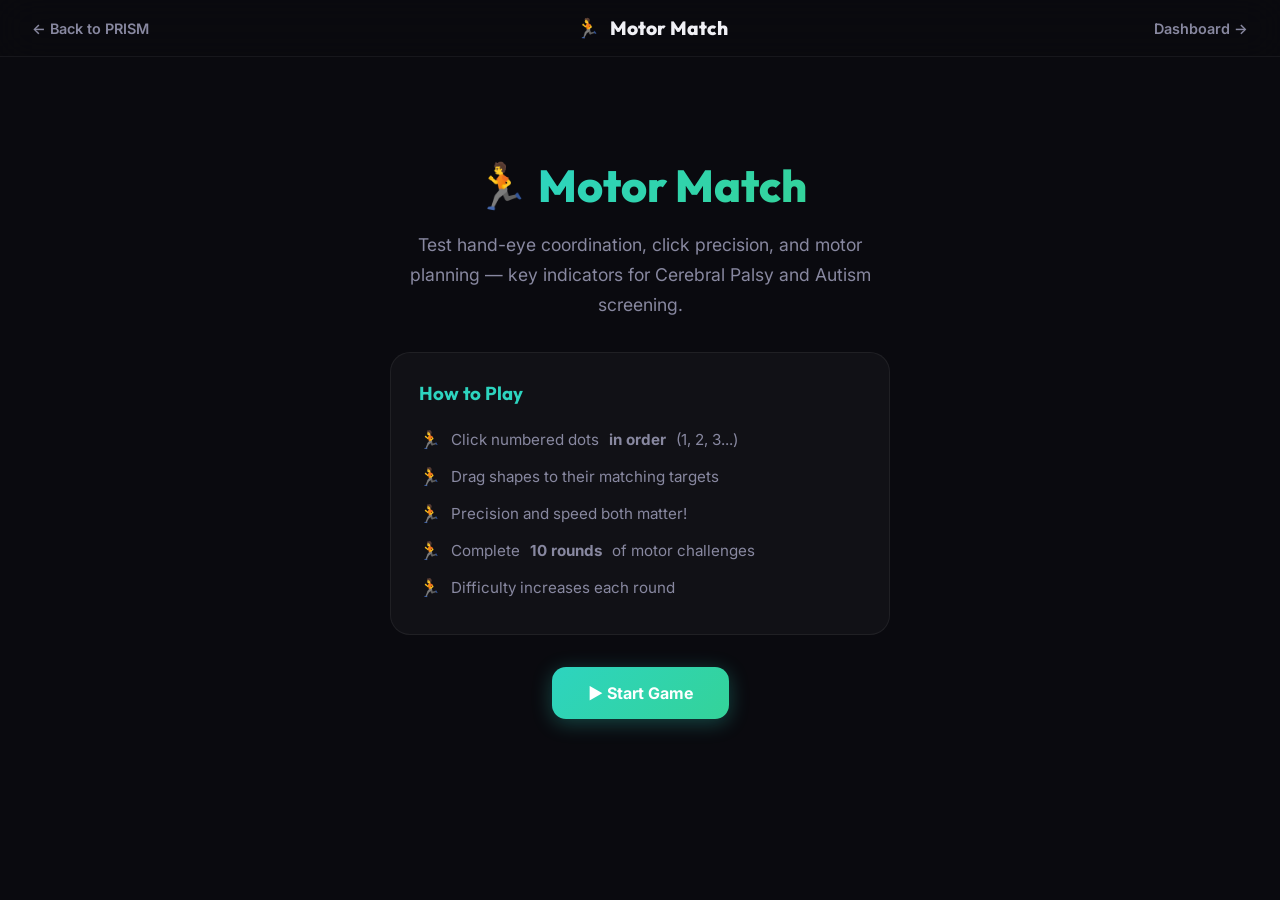
<file: motor.html>
<!DOCTYPE html>
<html lang="en">
<head>
    <meta charset="UTF-8">
    <meta name="viewport" content="width=device-width, initial-scale=1.0">
    <title>Motor Match — PRISM Game</title>
    <link rel="preconnect" href="https://fonts.googleapis.com">
    <link rel="preconnect" href="https://fonts.gstatic.com" crossorigin>
    <link href="https://fonts.googleapis.com/css2?family=Inter:wght@400;500;600;700;800&family=Outfit:wght@400;500;600;700;800;900&display=swap" rel="stylesheet">
    <style>
        *, *::before, *::after { margin: 0; padding: 0; box-sizing: border-box; }
        :root {
            --bg: #0a0a0f; --bg2: #111118; --card: rgba(255,255,255,0.03);
            --border: rgba(255,255,255,0.06); --text: #f0f0f5; --muted: #8888a0;
            --indigo: #818cf8; --cyan: #06b6d4; --pink: #f472b6; --green: #34d399;
            --amber: #fbbf24; --red: #ef4444; --teal: #2dd4bf;
            --gradient: linear-gradient(135deg, #2dd4bf, #34d399);
            --font-display: 'Outfit', sans-serif; --font-body: 'Inter', sans-serif;
        }
        body { font-family: var(--font-body); background: var(--bg); color: var(--text); min-height: 100vh; }
        .game-nav { display: flex; align-items: center; justify-content: space-between; padding: 16px 32px; border-bottom: 1px solid var(--border); background: rgba(10,10,15,0.9); backdrop-filter: blur(20px); position: sticky; top: 0; z-index: 100; }
        .game-nav a { color: var(--muted); text-decoration: none; font-weight: 600; font-size: 0.9rem; transition: color 0.3s; }
        .game-nav a:hover { color: var(--text); }
        .game-nav .title { font-family: var(--font-display); font-size: 1.2rem; font-weight: 800; display: flex; align-items: center; gap: 10px; }
        .game-wrapper { max-width: 900px; margin: 0 auto; padding: 40px 24px; }
        .intro-screen { text-align: center; padding: 60px 20px; }
        .intro-screen h1 { font-family: var(--font-display); font-size: 2.8rem; font-weight: 800; margin-bottom: 16px; }
        .gradient-text { background: var(--gradient); -webkit-background-clip: text; -webkit-text-fill-color: transparent; background-clip: text; }
        .intro-screen p { color: var(--muted); font-size: 1.1rem; max-width: 500px; margin: 0 auto 20px; line-height: 1.7; }
        .rules { background: var(--card); border: 1px solid var(--border); border-radius: 20px; padding: 28px; margin: 32px auto; max-width: 500px; text-align: left; }
        .rules h3 { font-family: var(--font-display); font-weight: 700; margin-bottom: 16px; color: var(--teal); }
        .rules li { color: var(--muted); font-size: 0.95rem; padding: 8px 0; display: flex; align-items: center; gap: 10px; list-style: none; }
        .rules li::before { content: '🏃'; font-size: 1.1rem; }
        .btn { display: inline-flex; align-items: center; gap: 8px; padding: 16px 36px; border-radius: 14px; font-weight: 700; font-size: 1rem; cursor: pointer; border: none; transition: all 0.3s ease; font-family: var(--font-body); text-decoration: none; }
        .btn-primary { background: var(--gradient); color: white; box-shadow: 0 4px 20px rgba(45,212,191,0.3); }
        .btn-primary:hover { transform: translateY(-3px); box-shadow: 0 8px 40px rgba(45,212,191,0.4); }
        .btn-secondary { background: var(--card); color: var(--text); border: 1px solid var(--border); }
        .btn-secondary:hover { border-color: var(--teal); }
        .game-hud { display: flex; justify-content: space-between; padding: 16px 24px; background: var(--card); border: 1px solid var(--border); border-radius: 16px; margin-bottom: 24px; }
        .hud-item { text-align: center; }
        .hud-label { font-size: 0.75rem; color: var(--muted); font-weight: 600; text-transform: uppercase; letter-spacing: 0.05em; }
        .hud-value { font-family: var(--font-display); font-size: 1.6rem; font-weight: 800; }

        /* Motor Canvas */
        .motor-canvas-wrap { position: relative; width: 100%; aspect-ratio: 16/10; background: var(--bg2); border: 1px solid var(--border); border-radius: 24px; overflow: hidden; }
        canvas { width: 100%; height: 100%; display: block; }

        .challenge-info { text-align: center; padding: 16px; }
        .challenge-info h3 { font-family: var(--font-display); font-weight: 700; font-size: 1.2rem; margin-bottom: 8px; }
        .challenge-info p { color: var(--muted); font-size: 0.9rem; }

        .accuracy-display { text-align: center; margin-top: 16px; font-family: var(--font-display); font-size: 1.3rem; font-weight: 700; }

        .feedback-msg { text-align: center; margin-top: 20px; font-family: var(--font-display); font-size: 1.2rem; font-weight: 700; animation: feedbackPop 0.4s ease; }
        @keyframes feedbackPop { from { transform: scale(0.5); opacity: 0; } to { transform: scale(1); opacity: 1; } }

        .results-screen { text-align: center; padding: 40px 20px; }
        .results-screen h2 { font-family: var(--font-display); font-size: 2.4rem; font-weight: 800; margin-bottom: 8px; }
        .results-screen .subtitle { color: var(--muted); font-size: 1rem; margin-bottom: 36px; }
        .results-grid { display: grid; grid-template-columns: repeat(auto-fit, minmax(160px, 1fr)); gap: 16px; margin-bottom: 36px; }
        .result-card { background: var(--card); border: 1px solid var(--border); border-radius: 16px; padding: 24px 16px; }
        .result-card .label { font-size: 0.8rem; color: var(--muted); font-weight: 600; text-transform: uppercase; margin-bottom: 8px; }
        .result-card .value { font-family: var(--font-display); font-size: 2rem; font-weight: 800; }
        .value.good { color: var(--green); } .value.moderate { color: var(--amber); } .value.concern { color: var(--pink); }
        .risk-bar-container { max-width: 400px; margin: 0 auto 36px; }
        .risk-label { display: flex; justify-content: space-between; font-size: 0.85rem; color: var(--muted); margin-bottom: 8px; }
        .risk-bar { height: 12px; background: rgba(255,255,255,0.06); border-radius: 6px; overflow: hidden; }
        .risk-fill { height: 100%; border-radius: 6px; transition: width 1.5s ease; }
        .results-actions { display: flex; gap: 16px; justify-content: center; flex-wrap: wrap; }
        .hidden { display: none !important; }

        /* Target dots for click challenge */
        .target-area { position: relative; width: 100%; aspect-ratio: 16/10; background: var(--bg2); border: 1px solid var(--border); border-radius: 24px; overflow: hidden; cursor: crosshair; }
        .target-dot { position: absolute; border-radius: 50%; transition: transform 0.2s; cursor: pointer; display: flex; align-items: center; justify-content: center; }
        .target-dot.target { background: rgba(45,212,191,0.2); border: 3px solid var(--teal); box-shadow: 0 0 20px rgba(45,212,191,0.3); }
        .target-dot.hit { background: rgba(52,211,153,0.3); border-color: var(--green); transform: scale(0.5); opacity: 0; transition: all 0.3s; }
        .target-dot .num { font-family: var(--font-display); font-weight: 800; font-size: 1.1rem; color: var(--teal); }

        /* Drag challenge */
        .drag-item { position: absolute; width: 50px; height: 50px; border-radius: 50%; background: rgba(129,140,248,0.2); border: 3px solid var(--indigo); cursor: grab; display: flex; align-items: center; justify-content: center; font-size: 1.5rem; z-index: 10; transition: box-shadow 0.2s; }
        .drag-item:active { cursor: grabbing; box-shadow: 0 0 30px rgba(129,140,248,0.5); }
        .drop-zone { position: absolute; width: 60px; height: 60px; border-radius: 50%; border: 3px dashed rgba(52,211,153,0.4); display: flex; align-items: center; justify-content: center; font-size: 1.5rem; }
        .drop-zone.filled { border-style: solid; border-color: var(--green); background: rgba(52,211,153,0.1); }
    </style>
</head>
<body>
    <nav class="game-nav">
        <a href="../index.html">← Back to PRISM</a>
        <div class="title"><span>🏃</span> Motor Match</div>
        <a href="../dashboard.html">Dashboard →</a>
    </nav>
    <div class="game-wrapper">
        <div id="introScreen" class="intro-screen">
            <h1>🏃 <span class="gradient-text">Motor Match</span></h1>
            <p>Test hand-eye coordination, click precision, and motor planning — key indicators for Cerebral Palsy and Autism screening.</p>
            <div class="rules">
                <h3>How to Play</h3>
                <ul>
                    <li>Click numbered dots <strong>in order</strong> (1, 2, 3...)</li>
                    <li>Drag shapes to their matching targets</li>
                    <li>Precision and speed both matter!</li>
                    <li>Complete <strong>10 rounds</strong> of motor challenges</li>
                    <li>Difficulty increases each round</li>
                </ul>
            </div>
            <button class="btn btn-primary" onclick="startGame()">▶ Start Game</button>
        </div>

        <div id="gameScreen" class="hidden">
            <div class="game-hud">
                <div class="hud-item"><div class="hud-label">Score</div><div class="hud-value" style="color: var(--green)" id="scoreDisplay">0</div></div>
                <div class="hud-item"><div class="hud-label">Round</div><div class="hud-value" style="color: var(--teal)" id="roundDisplay">1/10</div></div>
                <div class="hud-item"><div class="hud-label">Time</div><div class="hud-value" style="color: var(--amber)" id="timeDisplay">0.0s</div></div>
                <div class="hud-item"><div class="hud-label">Accuracy</div><div class="hud-value" style="color: var(--pink)" id="accDisplay">100%</div></div>
            </div>
            <div class="challenge-info" id="challengeInfo">
                <h3>Connect the Dots!</h3>
                <p>Click numbered dots in ascending order (1 → 2 → 3...)</p>
            </div>
            <div class="target-area" id="targetArea"></div>
            <div id="feedbackArea"></div>
        </div>

        <div id="resultsScreen" class="results-screen hidden">
            <h2>🏃 Assessment Complete!</h2>
            <p class="subtitle">Here's your motor coordination analysis</p>
            <div class="results-grid">
                <div class="result-card"><div class="label">Total Score</div><div class="value good" id="finalScore">0</div></div>
                <div class="result-card"><div class="label">Avg Precision</div><div class="value" id="finalPrecision">0%</div></div>
                <div class="result-card"><div class="label">Avg Speed</div><div class="value" id="finalSpeed">0s</div></div>
                <div class="result-card"><div class="label">Rounds Done</div><div class="value" id="roundsDone">0</div></div>
                <div class="result-card"><div class="label">Order Errors</div><div class="value" id="orderErrors">0</div></div>
                <div class="result-card"><div class="label">Motor Grade</div><div class="value" id="motorGrade">—</div></div>
            </div>
            <div class="risk-bar-container">
                <div class="risk-label"><span>Low Risk</span><span>Motor Coordination Risk</span><span>High Risk</span></div>
                <div class="risk-bar"><div class="risk-fill" id="riskFill"></div></div>
            </div>
            <div class="results-actions">
                <button class="btn btn-primary" onclick="startGame()">🔄 Play Again</button>
                <button class="btn btn-secondary" onclick="window.location.href='../dashboard.html'">📊 Dashboard</button>
                <a href="stopsignal.html" class="btn btn-secondary">Next: Stop Signal →</a>
            </div>
        </div>
    </div>

    <script>
        let gs = { round: 0, totalRounds: 10, score: 0, times: [], orderErrors: 0, roundStart: 0, timerInterval: null, nextDot: 1, totalDots: 0, roundClicks: 0, roundMisclicks: 0 };

        function startGame() {
            gs = { round: 0, totalRounds: 10, score: 0, times: [], orderErrors: 0, roundStart: 0, timerInterval: null, nextDot: 1, totalDots: 0, roundClicks: 0, roundMisclicks: 0 };
            document.getElementById('introScreen').classList.add('hidden');
            document.getElementById('resultsScreen').classList.add('hidden');
            document.getElementById('gameScreen').classList.remove('hidden');
            nextRound();
        }

        function nextRound() {
            if (gs.round >= gs.totalRounds) { endGame(); return; }
            gs.round++;
            gs.nextDot = 1;
            gs.roundClicks = 0;
            gs.roundMisclicks = 0;
            updateHUD();

            // Alternate between dot-connect and drag challenges
            if (gs.round % 2 === 1) {
                dotConnectChallenge();
            } else {
                dragChallenge();
            }

            gs.roundStart = performance.now();
            clearInterval(gs.timerInterval);
            gs.timerInterval = setInterval(() => {
                document.getElementById('timeDisplay').textContent = ((performance.now() - gs.roundStart) / 1000).toFixed(1) + 's';
            }, 100);
        }

        function dotConnectChallenge() {
            const numDots = Math.min(4 + Math.floor(gs.round / 2), 10);
            gs.totalDots = numDots;
            const area = document.getElementById('targetArea');
            const info = document.getElementById('challengeInfo');
            info.innerHTML = '<h3>🔵 Connect the Dots!</h3><p>Click numbered dots in ascending order (1 → 2 → 3...)</p>';

            area.innerHTML = '';
            const positions = [];
            const dotSize = 48;
            const areaRect = area.getBoundingClientRect();

            for (let i = 0; i < numDots; i++) {
                let x, y, attempts = 0;
                do {
                    x = 30 + Math.random() * (areaRect.width - dotSize - 60);
                    y = 30 + Math.random() * (areaRect.height - dotSize - 60);
                    attempts++;
                } while (attempts < 50 && positions.some(p => Math.hypot(p.x - x, p.y - y) < dotSize * 1.8));
                positions.push({ x, y });

                const dot = document.createElement('div');
                dot.className = 'target-dot target';
                dot.style.width = dotSize + 'px';
                dot.style.height = dotSize + 'px';
                dot.style.left = x + 'px';
                dot.style.top = y + 'px';
                dot.innerHTML = `<span class="num">${i + 1}</span>`;
                dot.onclick = () => dotClick(dot, i + 1);
                area.appendChild(dot);
            }

            // Click outside = misclick
            area.onclick = (e) => {
                if (e.target === area) {
                    gs.roundMisclicks++;
                    updateHUD();
                }
            };
        }

        function dotClick(dot, num) {
            gs.roundClicks++;
            if (num === gs.nextDot) {
                dot.classList.add('hit');
                dot.style.pointerEvents = 'none';
                gs.nextDot++;

                if (gs.nextDot > gs.totalDots) {
                    // Round complete
                    clearInterval(gs.timerInterval);
                    const rt = performance.now() - gs.roundStart;
                    gs.times.push(rt);
                    const precision = Math.max(0, 100 - gs.roundMisclicks * 10);
                    const timeBonus = Math.max(0, Math.round(200 - rt / 50));
                    gs.score += precision * 2 + timeBonus;
                    document.getElementById('feedbackArea').innerHTML = `<div class="feedback-msg" style="color: var(--green)">✅ Great! Precision: ${precision}% | +${precision * 2 + timeBonus}</div>`;
                    updateHUD();
                    setTimeout(() => {
                        document.getElementById('feedbackArea').innerHTML = '';
                        nextRound();
                    }, 1200);
                }
            } else {
                gs.orderErrors++;
                gs.roundMisclicks++;
                dot.style.animation = 'shake 0.4s ease';
                setTimeout(() => dot.style.animation = '', 400);
                document.getElementById('feedbackArea').innerHTML = `<div class="feedback-msg" style="color: var(--red)">❌ Wrong order! Click ${gs.nextDot} next</div>`;
                setTimeout(() => document.getElementById('feedbackArea').innerHTML = '', 1000);
                updateHUD();
            }
        }

        function dragChallenge() {
            const numItems = Math.min(2 + Math.floor(gs.round / 3), 5);
            const shapes = ['🔴', '🟢', '🔵', '🟡', '🟣', '⭐', '💎', '🩵'];
            const selected = shapes.slice(0, numItems);
            const area = document.getElementById('targetArea');
            const info = document.getElementById('challengeInfo');
            info.innerHTML = '<h3>🧲 Drag & Match!</h3><p>Drag each shape to its matching target zone</p>';
            area.innerHTML = '';

            const areaRect = area.getBoundingClientRect();
            let filled = 0;

            // Create drop zones on the right
            selected.forEach((shape, i) => {
                const zone = document.createElement('div');
                zone.className = 'drop-zone';
                zone.id = `zone-${i}`;
                zone.dataset.shape = shape;
                zone.textContent = shape;
                zone.style.right = '30px';
                zone.style.top = (30 + i * 80) + 'px';
                zone.style.opacity = '0.4';
                area.appendChild(zone);
            });

            // Create draggable items on the left (shuffled)
            const shuffled = [...selected].sort(() => Math.random() - 0.5);
            shuffled.forEach((shape, i) => {
                const item = document.createElement('div');
                item.className = 'drag-item';
                item.id = `drag-${i}`;
                item.dataset.shape = shape;
                item.textContent = shape;
                item.style.left = '30px';
                item.style.top = (30 + i * 80) + 'px';

                let offsetX, offsetY, isDragging = false;

                item.onpointerdown = (e) => {
                    isDragging = true;
                    const rect = item.getBoundingClientRect();
                    const areaR = area.getBoundingClientRect();
                    offsetX = e.clientX - rect.left;
                    offsetY = e.clientY - rect.top;
                    item.style.zIndex = '20';
                    item.setPointerCapture(e.pointerId);
                };

                item.onpointermove = (e) => {
                    if (!isDragging) return;
                    const areaR = area.getBoundingClientRect();
                    item.style.left = (e.clientX - areaR.left - offsetX) + 'px';
                    item.style.top = (e.clientY - areaR.top - offsetY) + 'px';
                };

                item.onpointerup = (e) => {
                    isDragging = false;
                    item.style.zIndex = '10';

                    // Check if over matching zone
                    const zones = document.querySelectorAll('.drop-zone:not(.filled)');
                    const itemR = item.getBoundingClientRect();

                    for (const zone of zones) {
                        const zoneR = zone.getBoundingClientRect();
                        if (itemR.left < zoneR.right && itemR.right > zoneR.left &&
                            itemR.top < zoneR.bottom && itemR.bottom > zoneR.top) {
                            if (zone.dataset.shape === item.dataset.shape) {
                                // Correct match!
                                zone.classList.add('filled');
                                zone.style.opacity = '1';
                                item.style.display = 'none';
                                filled++;
                                gs.score += 50;

                                if (filled === numItems) {
                                    clearInterval(gs.timerInterval);
                                    const rt = performance.now() - gs.roundStart;
                                    gs.times.push(rt);
                                    const timeBonus = Math.max(0, Math.round(200 - rt / 50));
                                    gs.score += timeBonus;
                                    document.getElementById('feedbackArea').innerHTML = `<div class="feedback-msg" style="color: var(--green)">✅ All matched! +${numItems * 50 + timeBonus}</div>`;
                                    updateHUD();
                                    setTimeout(() => {
                                        document.getElementById('feedbackArea').innerHTML = '';
                                        nextRound();
                                    }, 1200);
                                }
                                return;
                            } else {
                                gs.roundMisclicks++;
                                updateHUD();
                            }
                        }
                    }
                };

                area.appendChild(item);
            });
        }

        function updateHUD() {
            document.getElementById('scoreDisplay').textContent = gs.score;
            document.getElementById('roundDisplay').textContent = `${gs.round}/${gs.totalRounds}`;
            const totalMisclicks = gs.orderErrors + gs.roundMisclicks;
            const acc = Math.max(0, 100 - totalMisclicks * 5);
            document.getElementById('accDisplay').textContent = acc + '%';
        }

        function endGame() {
            clearInterval(gs.timerInterval);
            document.getElementById('gameScreen').classList.add('hidden');
            document.getElementById('resultsScreen').classList.remove('hidden');

            const avgTime = gs.times.length > 0 ? (gs.times.reduce((a, b) => a + b, 0) / gs.times.length / 1000).toFixed(1) : '0';
            const precision = Math.max(0, 100 - (gs.orderErrors + gs.roundMisclicks) * 5);

            let grade = 'Needs Work', gradeClass = 'concern';
            if (precision >= 80 && parseFloat(avgTime) < 5) { grade = 'Excellent'; gradeClass = 'good'; }
            else if (precision >= 60) { grade = 'Good'; gradeClass = 'good'; }
            else if (precision >= 40) { grade = 'Average'; gradeClass = 'moderate'; }

            let riskScore = Math.min(100, Math.max(0, Math.round(
                Math.max(0, (100 - precision) * 0.5) +
                gs.orderErrors * 8 +
                Math.max(0, (parseFloat(avgTime) - 4) * 5)
            )));

            document.getElementById('finalScore').textContent = gs.score;
            document.getElementById('finalPrecision').textContent = precision + '%';
            document.getElementById('finalPrecision').className = 'value ' + (precision >= 75 ? 'good' : precision >= 50 ? 'moderate' : 'concern');
            document.getElementById('finalSpeed').textContent = avgTime + 's';
            document.getElementById('roundsDone').textContent = gs.round;
            document.getElementById('orderErrors').textContent = gs.orderErrors;
            document.getElementById('orderErrors').className = 'value ' + (gs.orderErrors <= 2 ? 'good' : gs.orderErrors <= 5 ? 'moderate' : 'concern');
            document.getElementById('motorGrade').textContent = grade;
            document.getElementById('motorGrade').className = 'value ' + gradeClass;

            const fill = document.getElementById('riskFill');
            fill.style.background = riskScore < 30 ? '#34d399' : riskScore < 60 ? '#fbbf24' : '#ef4444';
            setTimeout(() => { fill.style.width = riskScore + '%'; }, 100);

            localStorage.setItem('prism_motor_results', JSON.stringify({
                game: 'motor', score: gs.score, precision, avgTime: parseFloat(avgTime),
                orderErrors: gs.orderErrors, grade, riskScore, timestamp: Date.now()
            }));
        }
    </script>
</body>
</html>
</file>
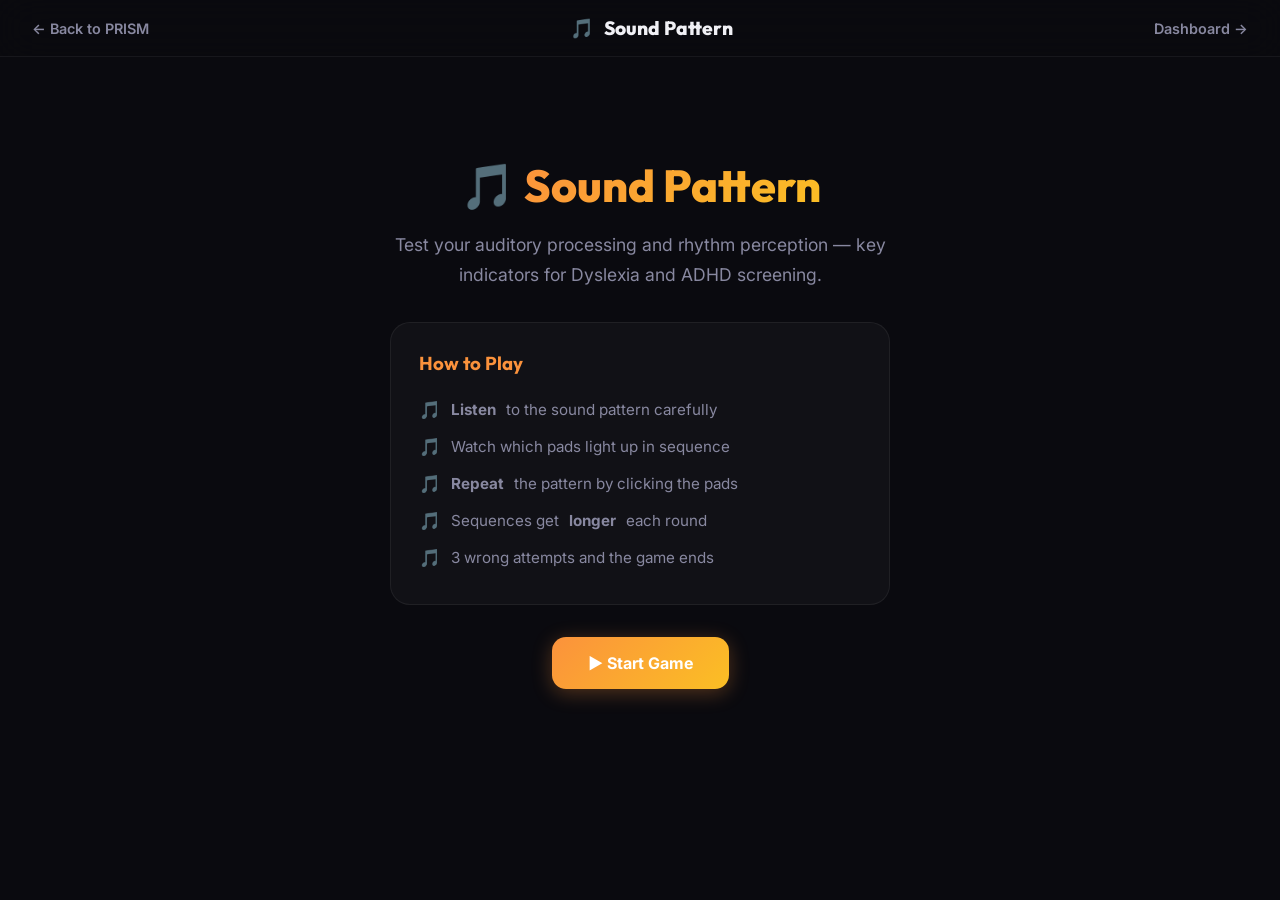
<file: sound.html>
<!DOCTYPE html>
<html lang="en">
<head>
    <meta charset="UTF-8">
    <meta name="viewport" content="width=device-width, initial-scale=1.0">
    <title>Sound Pattern — PRISM Game</title>
    <link rel="preconnect" href="https://fonts.googleapis.com">
    <link rel="preconnect" href="https://fonts.gstatic.com" crossorigin>
    <link href="https://fonts.googleapis.com/css2?family=Inter:wght@400;500;600;700;800&family=Outfit:wght@400;500;600;700;800;900&display=swap" rel="stylesheet">
    <style>
        *, *::before, *::after { margin: 0; padding: 0; box-sizing: border-box; }
        :root {
            --bg: #0a0a0f; --bg2: #111118; --card: rgba(255,255,255,0.03);
            --border: rgba(255,255,255,0.06); --text: #f0f0f5; --muted: #8888a0;
            --indigo: #818cf8; --cyan: #06b6d4; --pink: #f472b6; --green: #34d399;
            --amber: #fbbf24; --red: #ef4444; --purple: #a78bfa; --orange: #fb923c;
            --gradient: linear-gradient(135deg, #fb923c, #fbbf24);
            --font-display: 'Outfit', sans-serif; --font-body: 'Inter', sans-serif;
        }
        body { font-family: var(--font-body); background: var(--bg); color: var(--text); min-height: 100vh; }
        .game-nav { display: flex; align-items: center; justify-content: space-between; padding: 16px 32px; border-bottom: 1px solid var(--border); background: rgba(10,10,15,0.9); backdrop-filter: blur(20px); position: sticky; top: 0; z-index: 100; }
        .game-nav a { color: var(--muted); text-decoration: none; font-weight: 600; font-size: 0.9rem; transition: color 0.3s; }
        .game-nav a:hover { color: var(--text); }
        .game-nav .title { font-family: var(--font-display); font-size: 1.2rem; font-weight: 800; display: flex; align-items: center; gap: 10px; }
        .game-wrapper { max-width: 800px; margin: 0 auto; padding: 40px 24px; }
        .intro-screen { text-align: center; padding: 60px 20px; }
        .intro-screen h1 { font-family: var(--font-display); font-size: 2.8rem; font-weight: 800; margin-bottom: 16px; }
        .gradient-text { background: var(--gradient); -webkit-background-clip: text; -webkit-text-fill-color: transparent; background-clip: text; }
        .intro-screen p { color: var(--muted); font-size: 1.1rem; max-width: 500px; margin: 0 auto 20px; line-height: 1.7; }
        .rules { background: var(--card); border: 1px solid var(--border); border-radius: 20px; padding: 28px; margin: 32px auto; max-width: 500px; text-align: left; }
        .rules h3 { font-family: var(--font-display); font-weight: 700; margin-bottom: 16px; color: var(--orange); }
        .rules li { color: var(--muted); font-size: 0.95rem; padding: 8px 0; display: flex; align-items: center; gap: 10px; list-style: none; }
        .rules li::before { content: '🎵'; font-size: 1.1rem; }
        .btn { display: inline-flex; align-items: center; gap: 8px; padding: 16px 36px; border-radius: 14px; font-weight: 700; font-size: 1rem; cursor: pointer; border: none; transition: all 0.3s ease; font-family: var(--font-body); text-decoration: none; }
        .btn-primary { background: var(--gradient); color: white; box-shadow: 0 4px 20px rgba(251,146,60,0.3); }
        .btn-primary:hover { transform: translateY(-3px); box-shadow: 0 8px 40px rgba(251,146,60,0.4); }
        .btn-secondary { background: var(--card); color: var(--text); border: 1px solid var(--border); }
        .btn-secondary:hover { border-color: var(--orange); }
        .game-hud { display: flex; justify-content: space-between; padding: 16px 24px; background: var(--card); border: 1px solid var(--border); border-radius: 16px; margin-bottom: 24px; }
        .hud-item { text-align: center; }
        .hud-label { font-size: 0.75rem; color: var(--muted); font-weight: 600; text-transform: uppercase; letter-spacing: 0.05em; }
        .hud-value { font-family: var(--font-display); font-size: 1.6rem; font-weight: 800; }
        .game-area { text-align: center; padding: 20px; }

        /* Sound Pads */
        .sound-pads { display: grid; grid-template-columns: repeat(4, 1fr); gap: 16px; max-width: 400px; margin: 24px auto; }
        .sound-pad { aspect-ratio: 1; border-radius: 20px; cursor: pointer; transition: all 0.2s ease; display: flex; flex-direction: column; align-items: center; justify-content: center; gap: 6px; font-weight: 700; font-size: 0.85rem; border: 2px solid transparent; }
        .sound-pad:hover { transform: scale(1.05); }
        .sound-pad.flash { transform: scale(1.15); box-shadow: 0 0 40px currentColor; filter: brightness(1.5); }
        .sound-pad.disabled { pointer-events: none; opacity: 0.5; }

        .pad-0 { background: rgba(239,68,68,0.15); border-color: rgba(239,68,68,0.3); color: #ef4444; }
        .pad-0.flash { background: rgba(239,68,68,0.4); }
        .pad-1 { background: rgba(52,211,153,0.15); border-color: rgba(52,211,153,0.3); color: #34d399; }
        .pad-1.flash { background: rgba(52,211,153,0.4); }
        .pad-2 { background: rgba(129,140,248,0.15); border-color: rgba(129,140,248,0.3); color: #818cf8; }
        .pad-2.flash { background: rgba(129,140,248,0.4); }
        .pad-3 { background: rgba(251,191,36,0.15); border-color: rgba(251,191,36,0.3); color: #fbbf24; }
        .pad-3.flash { background: rgba(251,191,36,0.4); }
        .pad-4 { background: rgba(244,114,182,0.15); border-color: rgba(244,114,182,0.3); color: #f472b6; }
        .pad-4.flash { background: rgba(244,114,182,0.4); }
        .pad-5 { background: rgba(6,182,212,0.15); border-color: rgba(6,182,212,0.3); color: #06b6d4; }
        .pad-5.flash { background: rgba(6,182,212,0.4); }

        .phase-label { font-size: 1.1rem; color: var(--orange); font-weight: 700; margin: 16px 0; }
        .seq-dots { display: flex; gap: 8px; justify-content: center; margin: 16px 0; }
        .seq-dot { width: 12px; height: 12px; border-radius: 50%; background: var(--border); transition: all 0.3s; }
        .seq-dot.done { background: var(--green); }
        .seq-dot.current { background: var(--orange); transform: scale(1.3); }
        .seq-dot.wrong-dot { background: var(--red); }

        .feedback-msg { text-align: center; margin-top: 20px; font-family: var(--font-display); font-size: 1.2rem; font-weight: 700; animation: feedbackPop 0.4s ease; }
        @keyframes feedbackPop { from { transform: scale(0.5); opacity: 0; } to { transform: scale(1); opacity: 1; } }

        .results-screen { text-align: center; padding: 40px 20px; }
        .results-screen h2 { font-family: var(--font-display); font-size: 2.4rem; font-weight: 800; margin-bottom: 8px; }
        .results-screen .subtitle { color: var(--muted); font-size: 1rem; margin-bottom: 36px; }
        .results-grid { display: grid; grid-template-columns: repeat(auto-fit, minmax(160px, 1fr)); gap: 16px; margin-bottom: 36px; }
        .result-card { background: var(--card); border: 1px solid var(--border); border-radius: 16px; padding: 24px 16px; }
        .result-card .label { font-size: 0.8rem; color: var(--muted); font-weight: 600; text-transform: uppercase; margin-bottom: 8px; }
        .result-card .value { font-family: var(--font-display); font-size: 2rem; font-weight: 800; }
        .value.good { color: var(--green); } .value.moderate { color: var(--amber); } .value.concern { color: var(--pink); }
        .risk-bar-container { max-width: 400px; margin: 0 auto 36px; }
        .risk-label { display: flex; justify-content: space-between; font-size: 0.85rem; color: var(--muted); margin-bottom: 8px; }
        .risk-bar { height: 12px; background: rgba(255,255,255,0.06); border-radius: 6px; overflow: hidden; }
        .risk-fill { height: 100%; border-radius: 6px; transition: width 1.5s ease; }
        .results-actions { display: flex; gap: 16px; justify-content: center; flex-wrap: wrap; }
        .hidden { display: none !important; }
    </style>
</head>
<body>
    <nav class="game-nav">
        <a href="../index.html">← Back to PRISM</a>
        <div class="title"><span>🎵</span> Sound Pattern</div>
        <a href="../dashboard.html">Dashboard →</a>
    </nav>
    <div class="game-wrapper">
        <div id="introScreen" class="intro-screen">
            <h1>🎵 <span class="gradient-text">Sound Pattern</span></h1>
            <p>Test your auditory processing and rhythm perception — key indicators for Dyslexia and ADHD screening.</p>
            <div class="rules">
                <h3>How to Play</h3>
                <ul>
                    <li><strong>Listen</strong> to the sound pattern carefully</li>
                    <li>Watch which pads light up in sequence</li>
                    <li><strong>Repeat</strong> the pattern by clicking the pads</li>
                    <li>Sequences get <strong>longer</strong> each round</li>
                    <li>3 wrong attempts and the game ends</li>
                </ul>
            </div>
            <button class="btn btn-primary" onclick="startGame()">▶ Start Game</button>
        </div>

        <div id="gameScreen" class="hidden">
            <div class="game-hud">
                <div class="hud-item"><div class="hud-label">Score</div><div class="hud-value" style="color: var(--green)" id="scoreDisplay">0</div></div>
                <div class="hud-item"><div class="hud-label">Round</div><div class="hud-value" style="color: var(--orange)" id="roundDisplay">1</div></div>
                <div class="hud-item"><div class="hud-label">Sequence</div><div class="hud-value" style="color: var(--cyan)" id="seqDisplay">3</div></div>
                <div class="hud-item"><div class="hud-label">Lives</div><div class="hud-value" style="color: var(--pink)" id="livesDisplay">❤️❤️❤️</div></div>
            </div>
            <div id="questionArea" class="game-area"></div>
        </div>

        <div id="resultsScreen" class="results-screen hidden">
            <h2>🎵 Assessment Complete!</h2>
            <p class="subtitle">Here's your auditory processing analysis</p>
            <div class="results-grid">
                <div class="result-card"><div class="label">Total Score</div><div class="value good" id="finalScore">0</div></div>
                <div class="result-card"><div class="label">Max Sequence</div><div class="value" id="maxSeq">0</div></div>
                <div class="result-card"><div class="label">Accuracy</div><div class="value" id="finalAccuracy">0%</div></div>
                <div class="result-card"><div class="label">Rounds Done</div><div class="value" id="roundsDone">0</div></div>
                <div class="result-card"><div class="label">Avg Response</div><div class="value" id="finalAvgTime">0s</div></div>
                <div class="result-card"><div class="label">Audio Grade</div><div class="value" id="audioGrade">—</div></div>
            </div>
            <div class="risk-bar-container">
                <div class="risk-label"><span>Low Risk</span><span>Auditory Processing Risk</span><span>High Risk</span></div>
                <div class="risk-bar"><div class="risk-fill" id="riskFill"></div></div>
            </div>
            <div class="results-actions">
                <button class="btn btn-primary" onclick="startGame()">🔄 Play Again</button>
                <button class="btn btn-secondary" onclick="window.location.href='../dashboard.html'">📊 Dashboard</button>
                <a href="motor.html" class="btn btn-secondary">Next: Motor Match →</a>
            </div>
        </div>
    </div>

    <script>
        // Web Audio API for sound generation
        let audioCtx = null;
        const noteFreqs = [261.63, 329.63, 392.00, 523.25, 659.25, 783.99]; // C4 E4 G4 C5 E5 G5
        const padEmojis = ['🔴', '🟢', '🔵', '🟡', '🩷', '🩵'];
        const padNames = ['Do', 'Mi', 'Sol', 'Do′', 'Mi′', 'Sol′'];

        function playNote(index, duration = 300) {
            if (!audioCtx) audioCtx = new (window.AudioContext || window.webkitAudioContext)();
            const osc = audioCtx.createOscillator();
            const gain = audioCtx.createGain();
            osc.type = 'sine';
            osc.frequency.value = noteFreqs[index];
            gain.gain.setValueAtTime(0.3, audioCtx.currentTime);
            gain.gain.exponentialRampToValueAtTime(0.001, audioCtx.currentTime + duration / 1000);
            osc.connect(gain);
            gain.connect(audioCtx.destination);
            osc.start();
            osc.stop(audioCtx.currentTime + duration / 1000);
        }

        let gs = { round: 0, score: 0, lives: 3, sequence: [], userIndex: 0, maxSeq: 0, correct: 0, wrong: 0, reactionTimes: [], roundStart: 0, numPads: 4 };

        function startGame() {
            gs = { round: 0, score: 0, lives: 3, sequence: [], userIndex: 0, maxSeq: 0, correct: 0, wrong: 0, reactionTimes: [], roundStart: 0, numPads: 4 };
            document.getElementById('introScreen').classList.add('hidden');
            document.getElementById('resultsScreen').classList.add('hidden');
            document.getElementById('gameScreen').classList.remove('hidden');
            nextRound();
        }

        function nextRound() {
            if (gs.lives <= 0) { endGame(); return; }
            gs.round++;
            gs.numPads = gs.round <= 4 ? 4 : 6; // More pads at higher rounds
            gs.userIndex = 0;

            // Add one new note to the sequence (Simon-style)
            gs.sequence.push(Math.floor(Math.random() * gs.numPads));

            updateHUD();
            renderPads();

            // Play the sequence
            setTimeout(() => playSequence(), 600);
        }

        function renderPads() {
            const area = document.getElementById('questionArea');
            const dots = gs.sequence.map((_, i) => `<div class="seq-dot" id="seqDot${i}"></div>`).join('');

            area.innerHTML = `
                <div class="phase-label" id="phaseLabel">👀 Listen carefully...</div>
                <div class="seq-dots">${dots}</div>
                <div class="sound-pads" style="grid-template-columns: repeat(${gs.numPads <= 4 ? 2 : 3}, 1fr)">
                    ${Array.from({ length: gs.numPads }, (_, i) => `
                        <div class="sound-pad pad-${i} disabled" id="pad${i}" onclick="padClick(${i})">
                            <span style="font-size: 2rem">${padEmojis[i]}</span>
                            <span>${padNames[i]}</span>
                        </div>
                    `).join('')}
                </div>
                <div id="feedbackArea"></div>
            `;
        }

        function playSequence() {
            let i = 0;
            const interval = setInterval(() => {
                // Reset all pads
                document.querySelectorAll('.sound-pad').forEach(p => p.classList.remove('flash'));
                document.querySelectorAll('.seq-dot').forEach(d => d.classList.remove('current'));

                if (i < gs.sequence.length) {
                    const padIdx = gs.sequence[i];
                    const pad = document.getElementById(`pad${padIdx}`);
                    pad.classList.add('flash');
                    playNote(padIdx);
                    const dot = document.getElementById(`seqDot${i}`);
                    if (dot) dot.classList.add('current');
                    i++;
                } else {
                    clearInterval(interval);
                    // Enable input
                    setTimeout(() => {
                        document.querySelectorAll('.sound-pad').forEach(p => p.classList.remove('flash', 'disabled'));
                        document.getElementById('phaseLabel').textContent = '🎮 Your turn! Repeat the pattern';
                        gs.roundStart = performance.now();
                    }, 300);
                }
            }, 600);
        }

        function padClick(idx) {
            playNote(idx, 200);
            const pad = document.getElementById(`pad${idx}`);
            pad.classList.add('flash');
            setTimeout(() => pad.classList.remove('flash'), 200);

            if (gs.sequence[gs.userIndex] === idx) {
                const dot = document.getElementById(`seqDot${gs.userIndex}`);
                if (dot) dot.classList.add('done');
                gs.userIndex++;

                if (gs.userIndex === gs.sequence.length) {
                    // Round complete
                    const rt = performance.now() - gs.roundStart;
                    gs.reactionTimes.push(rt);
                    gs.correct++;
                    gs.maxSeq = Math.max(gs.maxSeq, gs.sequence.length);
                    const bonus = Math.max(0, Math.round(150 - rt / 100));
                    gs.score += gs.sequence.length * 50 + bonus;
                    document.querySelectorAll('.sound-pad').forEach(p => p.classList.add('disabled'));
                    document.getElementById('feedbackArea').innerHTML = `<div class="feedback-msg" style="color: var(--green)">✅ Perfect sequence! +${gs.sequence.length * 50 + bonus}</div>`;
                    updateHUD();
                    setTimeout(() => nextRound(), 1200);
                }
            } else {
                // Wrong!
                gs.wrong++;
                gs.lives--;
                const dot = document.getElementById(`seqDot${gs.userIndex}`);
                if (dot) dot.classList.add('wrong-dot');
                document.querySelectorAll('.sound-pad').forEach(p => p.classList.add('disabled'));
                document.getElementById('feedbackArea').innerHTML = `<div class="feedback-msg" style="color: var(--red)">❌ Wrong note! -1 ❤️</div>`;

                // Replay correct sequence
                setTimeout(() => {
                    playSequence();
                    setTimeout(() => {
                        // Reset sequence (restart with shorter or same)
                        gs.sequence = gs.sequence.slice(0, Math.max(2, gs.sequence.length - 1));
                        updateHUD();
                        if (gs.lives <= 0) { endGame(); } else { setTimeout(() => nextRound(), 600); }
                    }, gs.sequence.length * 600 + 500);
                }, 800);
            }
        }

        function updateHUD() {
            document.getElementById('scoreDisplay').textContent = gs.score;
            document.getElementById('roundDisplay').textContent = gs.round;
            document.getElementById('seqDisplay').textContent = gs.sequence.length;
            document.getElementById('livesDisplay').textContent = '❤️'.repeat(gs.lives) + '🖤'.repeat(3 - gs.lives);
        }

        function endGame() {
            document.getElementById('gameScreen').classList.add('hidden');
            document.getElementById('resultsScreen').classList.remove('hidden');

            const accuracy = gs.correct + gs.wrong > 0 ? Math.round((gs.correct / (gs.correct + gs.wrong)) * 100) : 0;
            const avgTime = gs.reactionTimes.length > 0 ? (gs.reactionTimes.reduce((a, b) => a + b, 0) / gs.reactionTimes.length / 1000).toFixed(1) : '0';

            let grade = 'Needs Work', gradeClass = 'concern';
            if (gs.maxSeq >= 8) { grade = 'Excellent'; gradeClass = 'good'; }
            else if (gs.maxSeq >= 5) { grade = 'Good'; gradeClass = 'good'; }
            else if (gs.maxSeq >= 3) { grade = 'Average'; gradeClass = 'moderate'; }

            let riskScore = Math.min(100, Math.max(0, Math.round(
                Math.max(0, (6 - gs.maxSeq) * 12) +
                Math.max(0, (100 - accuracy) * 0.5) +
                gs.wrong * 6
            )));

            document.getElementById('finalScore').textContent = gs.score;
            document.getElementById('maxSeq').textContent = gs.maxSeq;
            document.getElementById('maxSeq').className = 'value ' + gradeClass;
            document.getElementById('finalAccuracy').textContent = accuracy + '%';
            document.getElementById('finalAccuracy').className = 'value ' + (accuracy >= 75 ? 'good' : accuracy >= 50 ? 'moderate' : 'concern');
            document.getElementById('roundsDone').textContent = gs.round;
            document.getElementById('finalAvgTime').textContent = avgTime + 's';
            document.getElementById('audioGrade').textContent = grade;
            document.getElementById('audioGrade').className = 'value ' + gradeClass;

            const fill = document.getElementById('riskFill');
            fill.style.background = riskScore < 30 ? '#34d399' : riskScore < 60 ? '#fbbf24' : '#ef4444';
            setTimeout(() => { fill.style.width = riskScore + '%'; }, 100);

            localStorage.setItem('prism_sound_results', JSON.stringify({
                game: 'sound', score: gs.score, maxSeq: gs.maxSeq, accuracy,
                avgTime: parseFloat(avgTime), grade, riskScore, timestamp: Date.now()
            }));
        }
    </script>
</body>
</html>
</file>
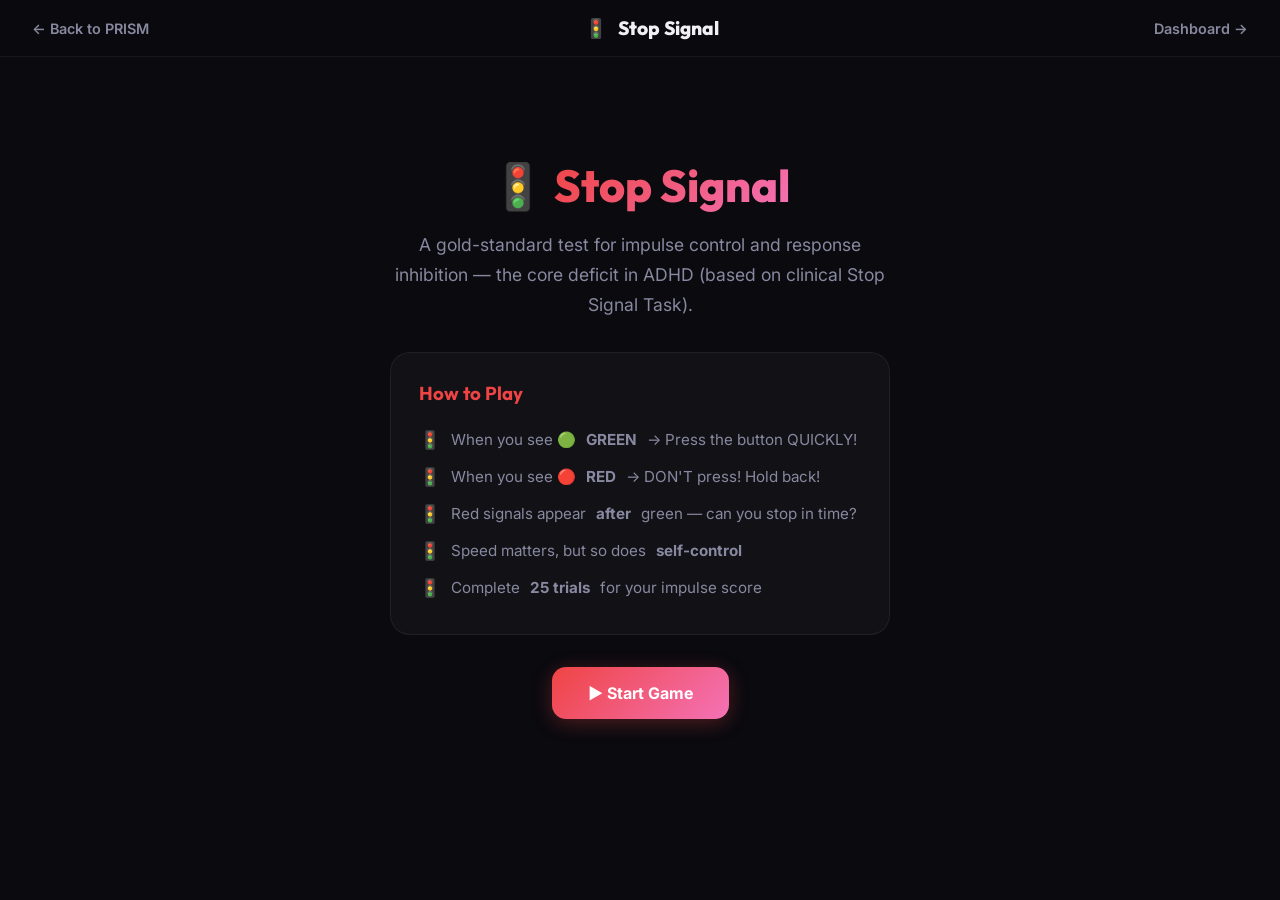
<file: stopsignal.html>
<!DOCTYPE html>
<html lang="en">
<head>
    <meta charset="UTF-8">
    <meta name="viewport" content="width=device-width, initial-scale=1.0">
    <title>Stop Signal — PRISM Game</title>
    <link rel="preconnect" href="https://fonts.googleapis.com">
    <link rel="preconnect" href="https://fonts.gstatic.com" crossorigin>
    <link href="https://fonts.googleapis.com/css2?family=Inter:wght@400;500;600;700;800&family=Outfit:wght@400;500;600;700;800;900&display=swap" rel="stylesheet">
    <style>
        *, *::before, *::after { margin: 0; padding: 0; box-sizing: border-box; }
        :root {
            --bg: #0a0a0f; --bg2: #111118; --card: rgba(255,255,255,0.03);
            --border: rgba(255,255,255,0.06); --text: #f0f0f5; --muted: #8888a0;
            --indigo: #818cf8; --cyan: #06b6d4; --pink: #f472b6; --green: #34d399;
            --amber: #fbbf24; --red: #ef4444;
            --gradient: linear-gradient(135deg, #ef4444, #f472b6);
            --font-display: 'Outfit', sans-serif; --font-body: 'Inter', sans-serif;
        }
        body { font-family: var(--font-body); background: var(--bg); color: var(--text); min-height: 100vh; }
        .game-nav { display: flex; align-items: center; justify-content: space-between; padding: 16px 32px; border-bottom: 1px solid var(--border); background: rgba(10,10,15,0.9); backdrop-filter: blur(20px); position: sticky; top: 0; z-index: 100; }
        .game-nav a { color: var(--muted); text-decoration: none; font-weight: 600; font-size: 0.9rem; transition: color 0.3s; }
        .game-nav a:hover { color: var(--text); }
        .game-nav .title { font-family: var(--font-display); font-size: 1.2rem; font-weight: 800; display: flex; align-items: center; gap: 10px; }
        .game-wrapper { max-width: 800px; margin: 0 auto; padding: 40px 24px; }
        .intro-screen { text-align: center; padding: 60px 20px; }
        .intro-screen h1 { font-family: var(--font-display); font-size: 2.8rem; font-weight: 800; margin-bottom: 16px; }
        .gradient-text { background: var(--gradient); -webkit-background-clip: text; -webkit-text-fill-color: transparent; background-clip: text; }
        .intro-screen p { color: var(--muted); font-size: 1.1rem; max-width: 500px; margin: 0 auto 20px; line-height: 1.7; }
        .rules { background: var(--card); border: 1px solid var(--border); border-radius: 20px; padding: 28px; margin: 32px auto; max-width: 500px; text-align: left; }
        .rules h3 { font-family: var(--font-display); font-weight: 700; margin-bottom: 16px; color: var(--red); }
        .rules li { color: var(--muted); font-size: 0.95rem; padding: 8px 0; display: flex; align-items: center; gap: 10px; list-style: none; }
        .rules li::before { content: '🚦'; font-size: 1.1rem; }
        .btn { display: inline-flex; align-items: center; gap: 8px; padding: 16px 36px; border-radius: 14px; font-weight: 700; font-size: 1rem; cursor: pointer; border: none; transition: all 0.3s ease; font-family: var(--font-body); text-decoration: none; }
        .btn-primary { background: var(--gradient); color: white; box-shadow: 0 4px 20px rgba(239,68,68,0.3); }
        .btn-primary:hover { transform: translateY(-3px); box-shadow: 0 8px 40px rgba(239,68,68,0.4); }
        .btn-secondary { background: var(--card); color: var(--text); border: 1px solid var(--border); }
        .btn-secondary:hover { border-color: var(--red); }
        .game-hud { display: flex; justify-content: space-between; padding: 16px 24px; background: var(--card); border: 1px solid var(--border); border-radius: 16px; margin-bottom: 24px; }
        .hud-item { text-align: center; }
        .hud-label { font-size: 0.75rem; color: var(--muted); font-weight: 600; text-transform: uppercase; letter-spacing: 0.05em; }
        .hud-value { font-family: var(--font-display); font-size: 1.6rem; font-weight: 800; }

        /* Signal Display */
        .signal-stage { text-align: center; padding: 60px 20px; }
        .signal-circle { width: 200px; height: 200px; border-radius: 50%; margin: 30px auto; display: flex; align-items: center; justify-content: center; font-size: 5rem; transition: all 0.2s ease; }
        .signal-go { background: rgba(52,211,153,0.15); border: 4px solid var(--green); box-shadow: 0 0 60px rgba(52,211,153,0.3); animation: signalPulse 0.3s ease; }
        .signal-stop { background: rgba(239,68,68,0.15); border: 4px solid var(--red); box-shadow: 0 0 60px rgba(239,68,68,0.3); animation: signalPulse 0.3s ease; }
        .signal-wait { background: rgba(255,255,255,0.03); border: 4px solid var(--border); }
        .signal-correct { background: rgba(52,211,153,0.25); border-color: var(--green); }
        .signal-wrong { background: rgba(239,68,68,0.25); border-color: var(--red); animation: shake 0.4s ease; }
        @keyframes signalPulse { from { transform: scale(0.8); } to { transform: scale(1); } }
        @keyframes shake { 0%, 100% { transform: translateX(0); } 25% { transform: translateX(-10px); } 75% { transform: translateX(10px); } }

        .signal-instruction { font-family: var(--font-display); font-size: 1.5rem; font-weight: 700; margin-top: 20px; }
        .signal-sub { color: var(--muted); font-size: 0.95rem; margin-top: 8px; }

        .response-btn { width: 100%; max-width: 400px; padding: 20px; margin: 24px auto 0; display: block; background: rgba(52,211,153,0.08); border: 3px solid rgba(52,211,153,0.3); border-radius: 20px; color: var(--green); font-family: var(--font-display); font-size: 1.3rem; font-weight: 800; cursor: pointer; transition: all 0.2s; }
        .response-btn:hover { background: rgba(52,211,153,0.15); transform: scale(1.02); }
        .response-btn:active { transform: scale(0.98); }
        .response-btn.disabled { pointer-events: none; opacity: 0.3; }

        .feedback-msg { text-align: center; margin-top: 20px; font-family: var(--font-display); font-size: 1.2rem; font-weight: 700; animation: feedbackPop 0.4s ease; min-height: 40px; }
        @keyframes feedbackPop { from { transform: scale(0.5); opacity: 0; } to { transform: scale(1); opacity: 1; } }

        .results-screen { text-align: center; padding: 40px 20px; }
        .results-screen h2 { font-family: var(--font-display); font-size: 2.4rem; font-weight: 800; margin-bottom: 8px; }
        .results-screen .subtitle { color: var(--muted); font-size: 1rem; margin-bottom: 36px; }
        .results-grid { display: grid; grid-template-columns: repeat(auto-fit, minmax(160px, 1fr)); gap: 16px; margin-bottom: 36px; }
        .result-card { background: var(--card); border: 1px solid var(--border); border-radius: 16px; padding: 24px 16px; }
        .result-card .label { font-size: 0.8rem; color: var(--muted); font-weight: 600; text-transform: uppercase; margin-bottom: 8px; }
        .result-card .value { font-family: var(--font-display); font-size: 2rem; font-weight: 800; }
        .value.good { color: var(--green); } .value.moderate { color: var(--amber); } .value.concern { color: var(--pink); }
        .risk-bar-container { max-width: 400px; margin: 0 auto 36px; }
        .risk-label { display: flex; justify-content: space-between; font-size: 0.85rem; color: var(--muted); margin-bottom: 8px; }
        .risk-bar { height: 12px; background: rgba(255,255,255,0.06); border-radius: 6px; overflow: hidden; }
        .risk-fill { height: 100%; border-radius: 6px; transition: width 1.5s ease; }
        .results-actions { display: flex; gap: 16px; justify-content: center; flex-wrap: wrap; }
        .hidden { display: none !important; }
    </style>
</head>
<body>
    <nav class="game-nav">
        <a href="../index.html">← Back to PRISM</a>
        <div class="title"><span>🚦</span> Stop Signal</div>
        <a href="../dashboard.html">Dashboard →</a>
    </nav>
    <div class="game-wrapper">
        <div id="introScreen" class="intro-screen">
            <h1>🚦 <span class="gradient-text">Stop Signal</span></h1>
            <p>A gold-standard test for impulse control and response inhibition — the core deficit in ADHD (based on clinical Stop Signal Task).</p>
            <div class="rules">
                <h3>How to Play</h3>
                <ul>
                    <li>When you see 🟢 <strong>GREEN</strong> → Press the button QUICKLY!</li>
                    <li>When you see 🔴 <strong>RED</strong> → DON'T press! Hold back!</li>
                    <li>Red signals appear <strong>after</strong> green — can you stop in time?</li>
                    <li>Speed matters, but so does <strong>self-control</strong></li>
                    <li>Complete <strong>25 trials</strong> for your impulse score</li>
                </ul>
            </div>
            <button class="btn btn-primary" onclick="startGame()">▶ Start Game</button>
        </div>

        <div id="gameScreen" class="hidden">
            <div class="game-hud">
                <div class="hud-item"><div class="hud-label">Trial</div><div class="hud-value" style="color: var(--cyan)" id="trialDisplay">0/25</div></div>
                <div class="hud-item"><div class="hud-label">Go Score</div><div class="hud-value" style="color: var(--green)" id="goDisplay">0</div></div>
                <div class="hud-item"><div class="hud-label">Stop Score</div><div class="hud-value" style="color: var(--red)" id="stopDisplay">0</div></div>
                <div class="hud-item"><div class="hud-label">Avg RT</div><div class="hud-value" style="color: var(--amber)" id="rtDisplay">—</div></div>
            </div>
            <div id="signalArea" class="signal-stage">
                <div class="signal-circle signal-wait" id="signalCircle">⏳</div>
                <div class="signal-instruction" id="signalText">Get ready...</div>
                <div class="signal-sub" id="signalSub">A signal will appear shortly</div>
                <button class="response-btn disabled" id="responseBtn" onclick="respond()">⚡ PRESS!</button>
                <div class="feedback-msg" id="feedbackArea"></div>
            </div>
        </div>

        <div id="resultsScreen" class="results-screen hidden">
            <h2>🚦 Assessment Complete!</h2>
            <p class="subtitle">Here's your impulse control analysis</p>
            <div class="results-grid">
                <div class="result-card"><div class="label">Go Accuracy</div><div class="value" id="goAcc">0%</div></div>
                <div class="result-card"><div class="label">Stop Accuracy</div><div class="value" id="stopAcc">0%</div></div>
                <div class="result-card"><div class="label">Avg Go RT</div><div class="value" id="avgGoRT">0ms</div></div>
                <div class="result-card"><div class="label">SSRT</div><div class="value" id="ssrt">0ms</div></div>
                <div class="result-card"><div class="label">Commission Errors</div><div class="value" id="commErrors">0</div></div>
                <div class="result-card"><div class="label">Omission Errors</div><div class="value" id="omErrors">0</div></div>
            </div>
            <div class="risk-bar-container">
                <div class="risk-label"><span>Low Risk</span><span>Impulse Control Risk (ADHD)</span><span>High Risk</span></div>
                <div class="risk-bar"><div class="risk-fill" id="riskFill"></div></div>
            </div>
            <div class="results-actions">
                <button class="btn btn-primary" onclick="startGame()">🔄 Play Again</button>
                <button class="btn btn-secondary" onclick="window.location.href='../dashboard.html'">📊 Full Dashboard</button>
            </div>
        </div>
    </div>

    <script>
        let gs = {
            trial: 0, totalTrials: 25,
            goCorrect: 0, goMissed: 0, // omission errors
            stopCorrect: 0, stopFailed: 0, // commission errors
            goRTs: [], stopDelay: 250, // SSD (Stop Signal Delay) in ms
            isStopTrial: false, currentState: 'wait', // wait, go, stop, responded, done
            signalTime: 0, responded: false, trialTimeout: null,
            ssdHistory: []
        };

        function startGame() {
            gs = {
                trial: 0, totalTrials: 25,
                goCorrect: 0, goMissed: 0,
                stopCorrect: 0, stopFailed: 0,
                goRTs: [], stopDelay: 250,
                isStopTrial: false, currentState: 'wait',
                signalTime: 0, responded: false, trialTimeout: null,
                ssdHistory: []
            };
            document.getElementById('introScreen').classList.add('hidden');
            document.getElementById('resultsScreen').classList.add('hidden');
            document.getElementById('gameScreen').classList.remove('hidden');
            setTimeout(() => nextTrial(), 1000);
        }

        function nextTrial() {
            if (gs.trial >= gs.totalTrials) { endGame(); return; }
            gs.trial++;
            gs.responded = false;
            gs.currentState = 'wait';

            // ~30% stop trials
            gs.isStopTrial = Math.random() < 0.3;

            updateHUD();

            const circle = document.getElementById('signalCircle');
            const text = document.getElementById('signalText');
            const sub = document.getElementById('signalSub');
            const btn = document.getElementById('responseBtn');
            const fb = document.getElementById('feedbackArea');

            circle.className = 'signal-circle signal-wait';
            circle.textContent = '⏳';
            text.textContent = 'Get ready...';
            sub.textContent = `Trial ${gs.trial} of ${gs.totalTrials}`;
            btn.classList.add('disabled');
            fb.innerHTML = '';

            // Random wait before GO signal (1-3 seconds)
            const waitTime = 1000 + Math.random() * 2000;

            setTimeout(() => {
                // Show GO signal
                gs.currentState = 'go';
                gs.signalTime = performance.now();
                circle.className = 'signal-circle signal-go';
                circle.textContent = '🟢';
                text.textContent = 'GO! Press now!';
                text.style.color = 'var(--green)';
                btn.classList.remove('disabled');

                if (gs.isStopTrial) {
                    // After SSD, switch to STOP
                    setTimeout(() => {
                        if (!gs.responded && gs.currentState === 'go') {
                            gs.currentState = 'stop';
                            circle.className = 'signal-circle signal-stop';
                            circle.textContent = '🔴';
                            text.textContent = 'STOP! Don\'t press!';
                            text.style.color = 'var(--red)';
                        }
                    }, gs.stopDelay);
                }

                // Timeout (miss if go trial, correct if stop trial)
                gs.trialTimeout = setTimeout(() => {
                    if (!gs.responded) {
                        if (gs.isStopTrial) {
                            // Successfully stopped
                            gs.stopCorrect++;
                            circle.className = 'signal-circle signal-correct';
                            fb.innerHTML = `<div class="feedback-msg" style="color: var(--green)">✅ Great self-control!</div>`;
                            // Make stopping harder (adaptive SSD)
                            gs.stopDelay = Math.min(gs.stopDelay + 50, 800);
                        } else {
                            // Missed go trial (omission error)
                            gs.goMissed++;
                            circle.className = 'signal-circle signal-wrong';
                            fb.innerHTML = `<div class="feedback-msg" style="color: var(--amber)">⚠️ Too slow! Press faster on green</div>`;
                        }
                        btn.classList.add('disabled');
                        gs.currentState = 'done';
                        updateHUD();
                        setTimeout(() => nextTrial(), 1500);
                    }
                }, 1500);
            }, waitTime);
        }

        function respond() {
            if (gs.responded || gs.currentState === 'wait' || gs.currentState === 'done') return;
            gs.responded = true;
            clearTimeout(gs.trialTimeout);

            const rt = performance.now() - gs.signalTime;
            const circle = document.getElementById('signalCircle');
            const btn = document.getElementById('responseBtn');
            const fb = document.getElementById('feedbackArea');
            btn.classList.add('disabled');

            if (gs.currentState === 'go' && !gs.isStopTrial) {
                // Correct GO response
                gs.goCorrect++;
                gs.goRTs.push(rt);
                circle.className = 'signal-circle signal-correct';
                fb.innerHTML = `<div class="feedback-msg" style="color: var(--green)">✅ Hit! ${Math.round(rt)}ms</div>`;
            } else if (gs.currentState === 'stop' || (gs.currentState === 'go' && gs.isStopTrial)) {
                // Commission error — pressed on stop trial
                gs.stopFailed++;
                gs.goRTs.push(rt);
                circle.className = 'signal-circle signal-wrong';
                fb.innerHTML = `<div class="feedback-msg" style="color: var(--red)">❌ Should have stopped!</div>`;
                // Make stopping easier (adaptive SSD)
                gs.stopDelay = Math.max(gs.stopDelay - 50, 100);
            }

            gs.ssdHistory.push(gs.stopDelay);
            gs.currentState = 'done';
            updateHUD();
            setTimeout(() => nextTrial(), 1500);
        }

        // Also respond on spacebar
        document.addEventListener('keydown', (e) => {
            if (e.code === 'Space') {
                e.preventDefault();
                respond();
            }
        });

        function updateHUD() {
            document.getElementById('trialDisplay').textContent = `${gs.trial}/${gs.totalTrials}`;
            document.getElementById('goDisplay').textContent = gs.goCorrect;
            document.getElementById('stopDisplay').textContent = gs.stopCorrect;
            const avgRT = gs.goRTs.length > 0 ? Math.round(gs.goRTs.reduce((a, b) => a + b, 0) / gs.goRTs.length) : '—';
            document.getElementById('rtDisplay').textContent = typeof avgRT === 'number' ? avgRT + 'ms' : avgRT;
        }

        function endGame() {
            document.getElementById('gameScreen').classList.add('hidden');
            document.getElementById('resultsScreen').classList.remove('hidden');

            const totalGo = gs.goCorrect + gs.goMissed;
            const totalStop = gs.stopCorrect + gs.stopFailed;
            const goAcc = totalGo > 0 ? Math.round((gs.goCorrect / totalGo) * 100) : 0;
            const stopAcc = totalStop > 0 ? Math.round((gs.stopCorrect / totalStop) * 100) : 0;
            const avgGoRT = gs.goRTs.length > 0 ? Math.round(gs.goRTs.reduce((a, b) => a + b, 0) / gs.goRTs.length) : 0;

            // SSRT = Average Go RT - Average SSD (Stop Signal Reaction Time)
            const avgSSD = gs.ssdHistory.length > 0 ? gs.ssdHistory.reduce((a, b) => a + b, 0) / gs.ssdHistory.length : 250;
            const ssrt = Math.max(0, Math.round(avgGoRT - avgSSD));

            // Risk: Higher commission errors + higher SSRT = more risk
            let riskScore = Math.min(100, Math.max(0, Math.round(
                gs.stopFailed * 8 +
                gs.goMissed * 5 +
                Math.max(0, (ssrt - 200) / 5) +
                Math.max(0, (100 - stopAcc) * 0.4)
            )));

            document.getElementById('goAcc').textContent = goAcc + '%';
            document.getElementById('goAcc').className = 'value ' + (goAcc >= 80 ? 'good' : goAcc >= 60 ? 'moderate' : 'concern');
            document.getElementById('stopAcc').textContent = stopAcc + '%';
            document.getElementById('stopAcc').className = 'value ' + (stopAcc >= 60 ? 'good' : stopAcc >= 40 ? 'moderate' : 'concern');
            document.getElementById('avgGoRT').textContent = avgGoRT + 'ms';
            document.getElementById('avgGoRT').className = 'value ' + (avgGoRT < 500 ? 'good' : avgGoRT < 800 ? 'moderate' : 'concern');
            document.getElementById('ssrt').textContent = ssrt + 'ms';
            document.getElementById('ssrt').className = 'value ' + (ssrt < 250 ? 'good' : ssrt < 400 ? 'moderate' : 'concern');
            document.getElementById('commErrors').textContent = gs.stopFailed;
            document.getElementById('commErrors').className = 'value ' + (gs.stopFailed <= 2 ? 'good' : gs.stopFailed <= 4 ? 'moderate' : 'concern');
            document.getElementById('omErrors').textContent = gs.goMissed;
            document.getElementById('omErrors').className = 'value ' + (gs.goMissed <= 2 ? 'good' : gs.goMissed <= 5 ? 'moderate' : 'concern');

            const fill = document.getElementById('riskFill');
            fill.style.background = riskScore < 30 ? '#34d399' : riskScore < 60 ? '#fbbf24' : '#ef4444';
            setTimeout(() => { fill.style.width = riskScore + '%'; }, 100);

            localStorage.setItem('prism_stopsignal_results', JSON.stringify({
                game: 'stopsignal', goAcc, stopAcc, avgGoRT, ssrt,
                commissionErrors: gs.stopFailed, omissionErrors: gs.goMissed,
                riskScore, timestamp: Date.now()
            }));
        }
    </script>
</body>
</html>
</file>
